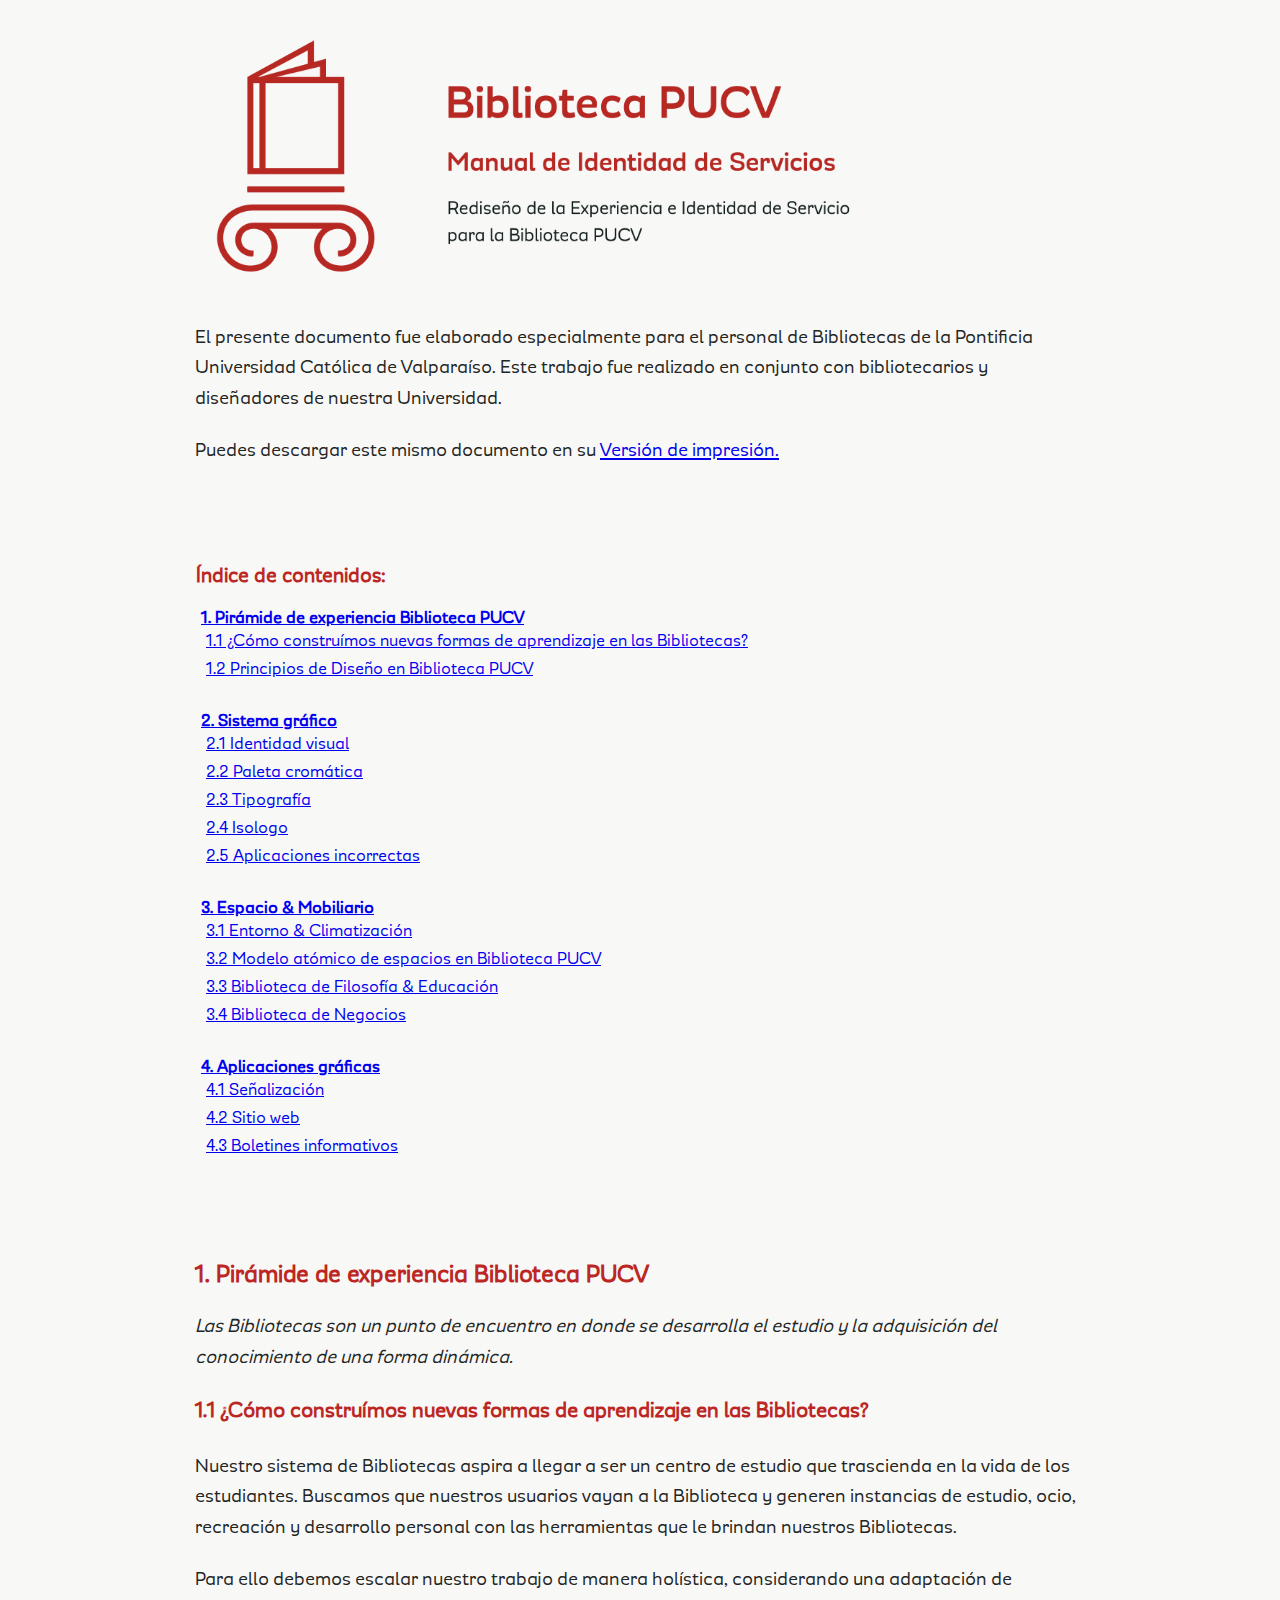
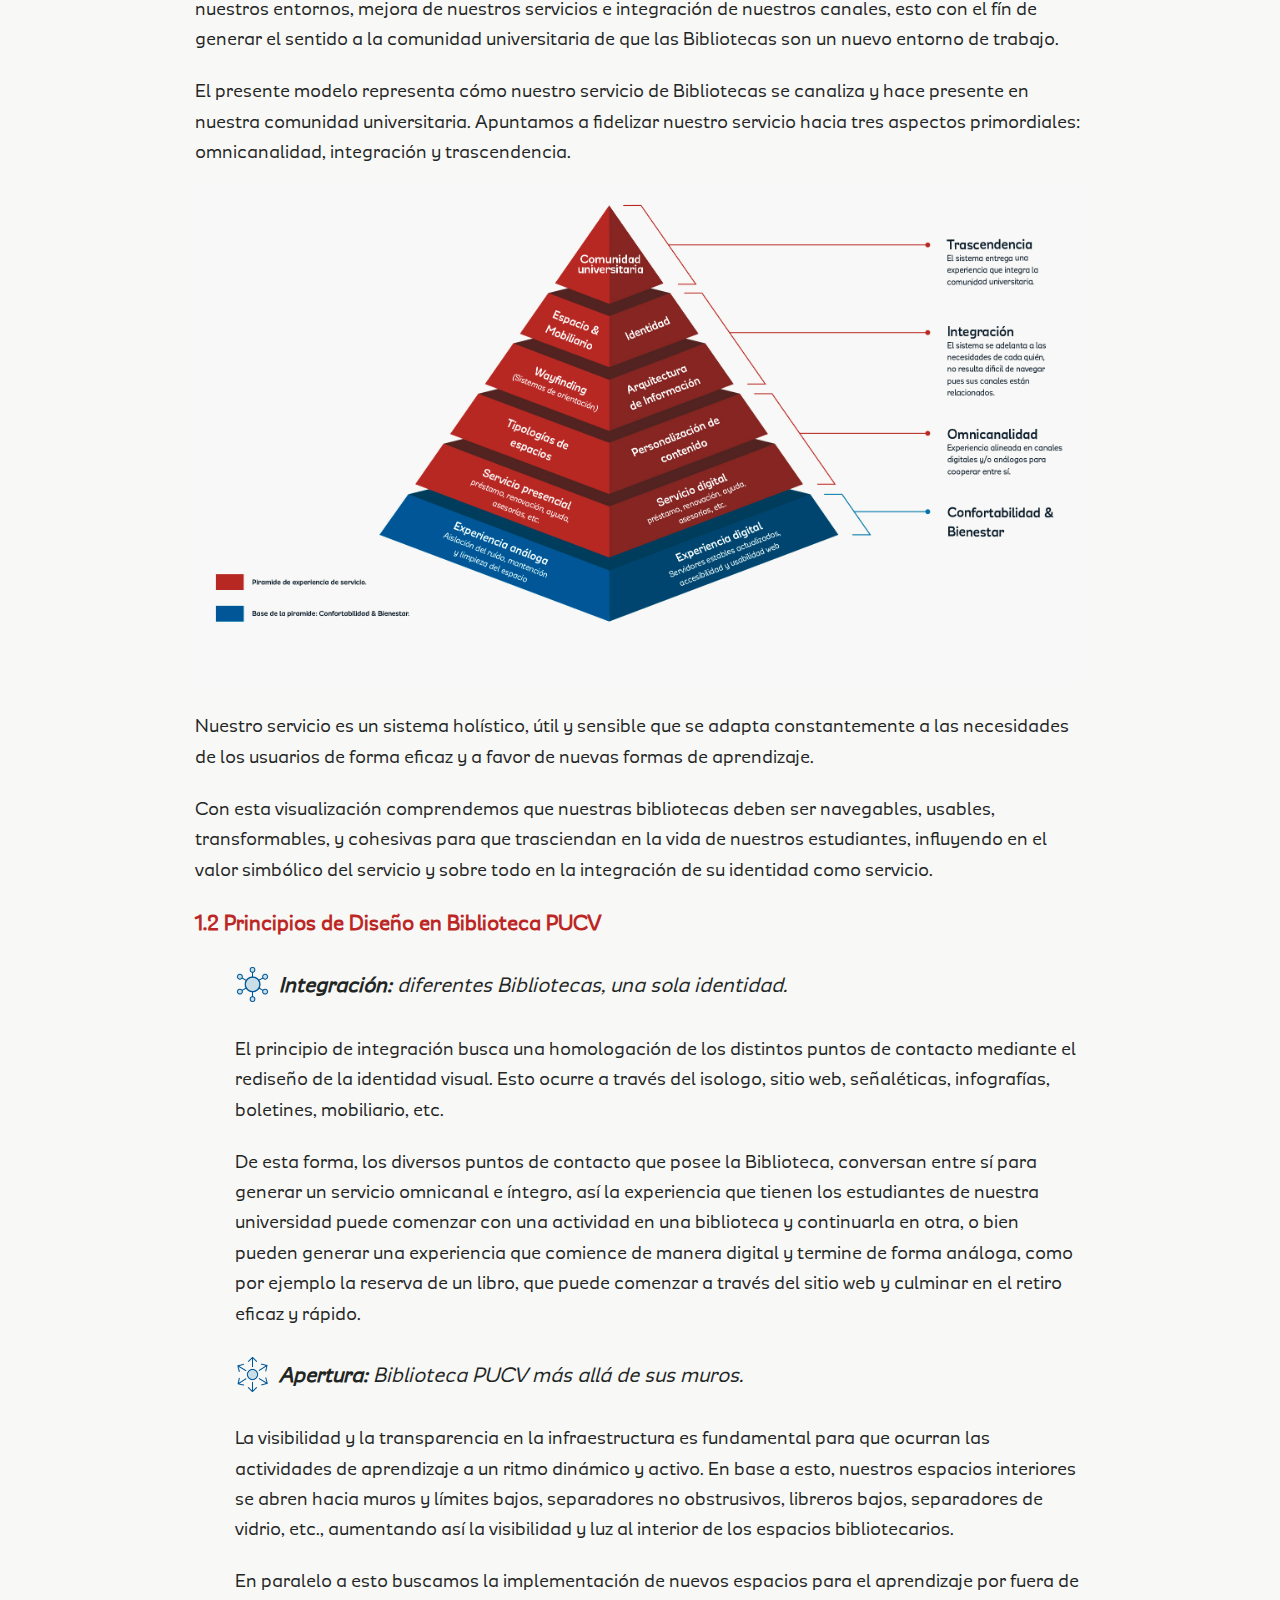
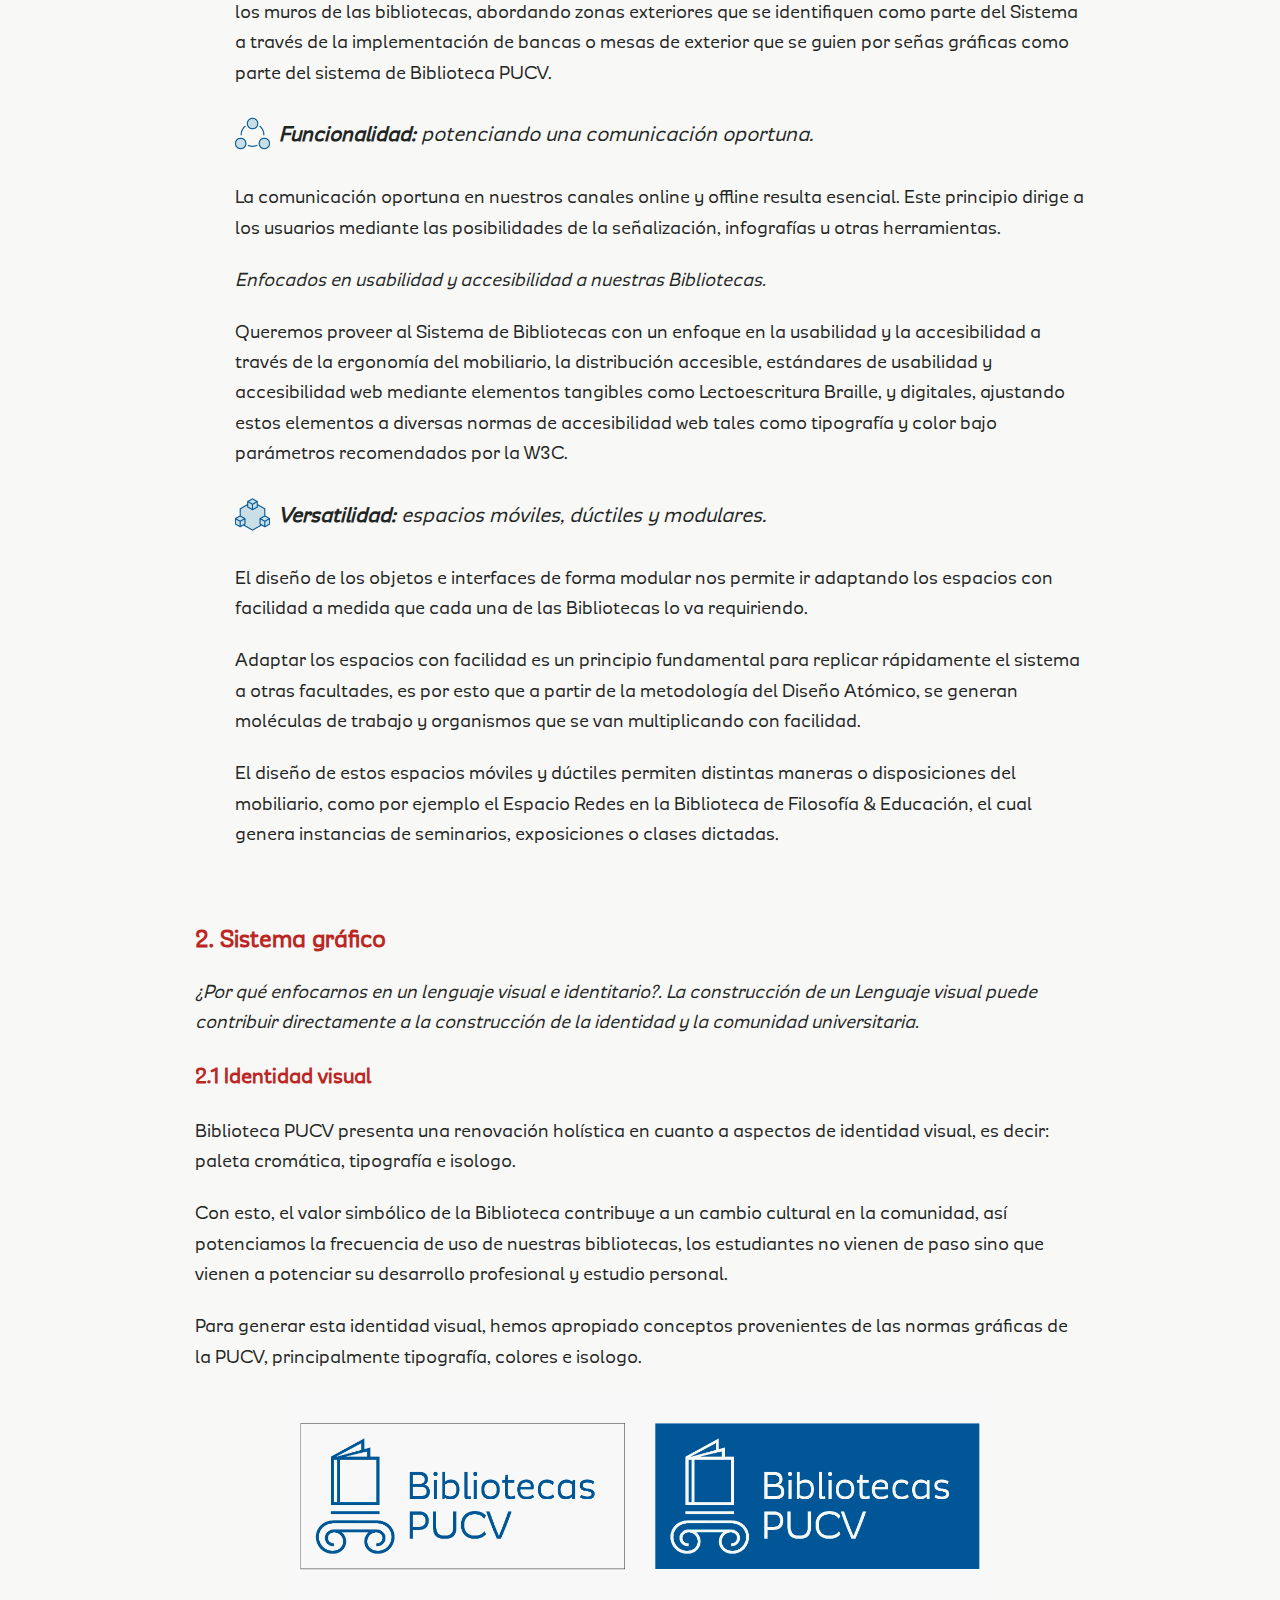
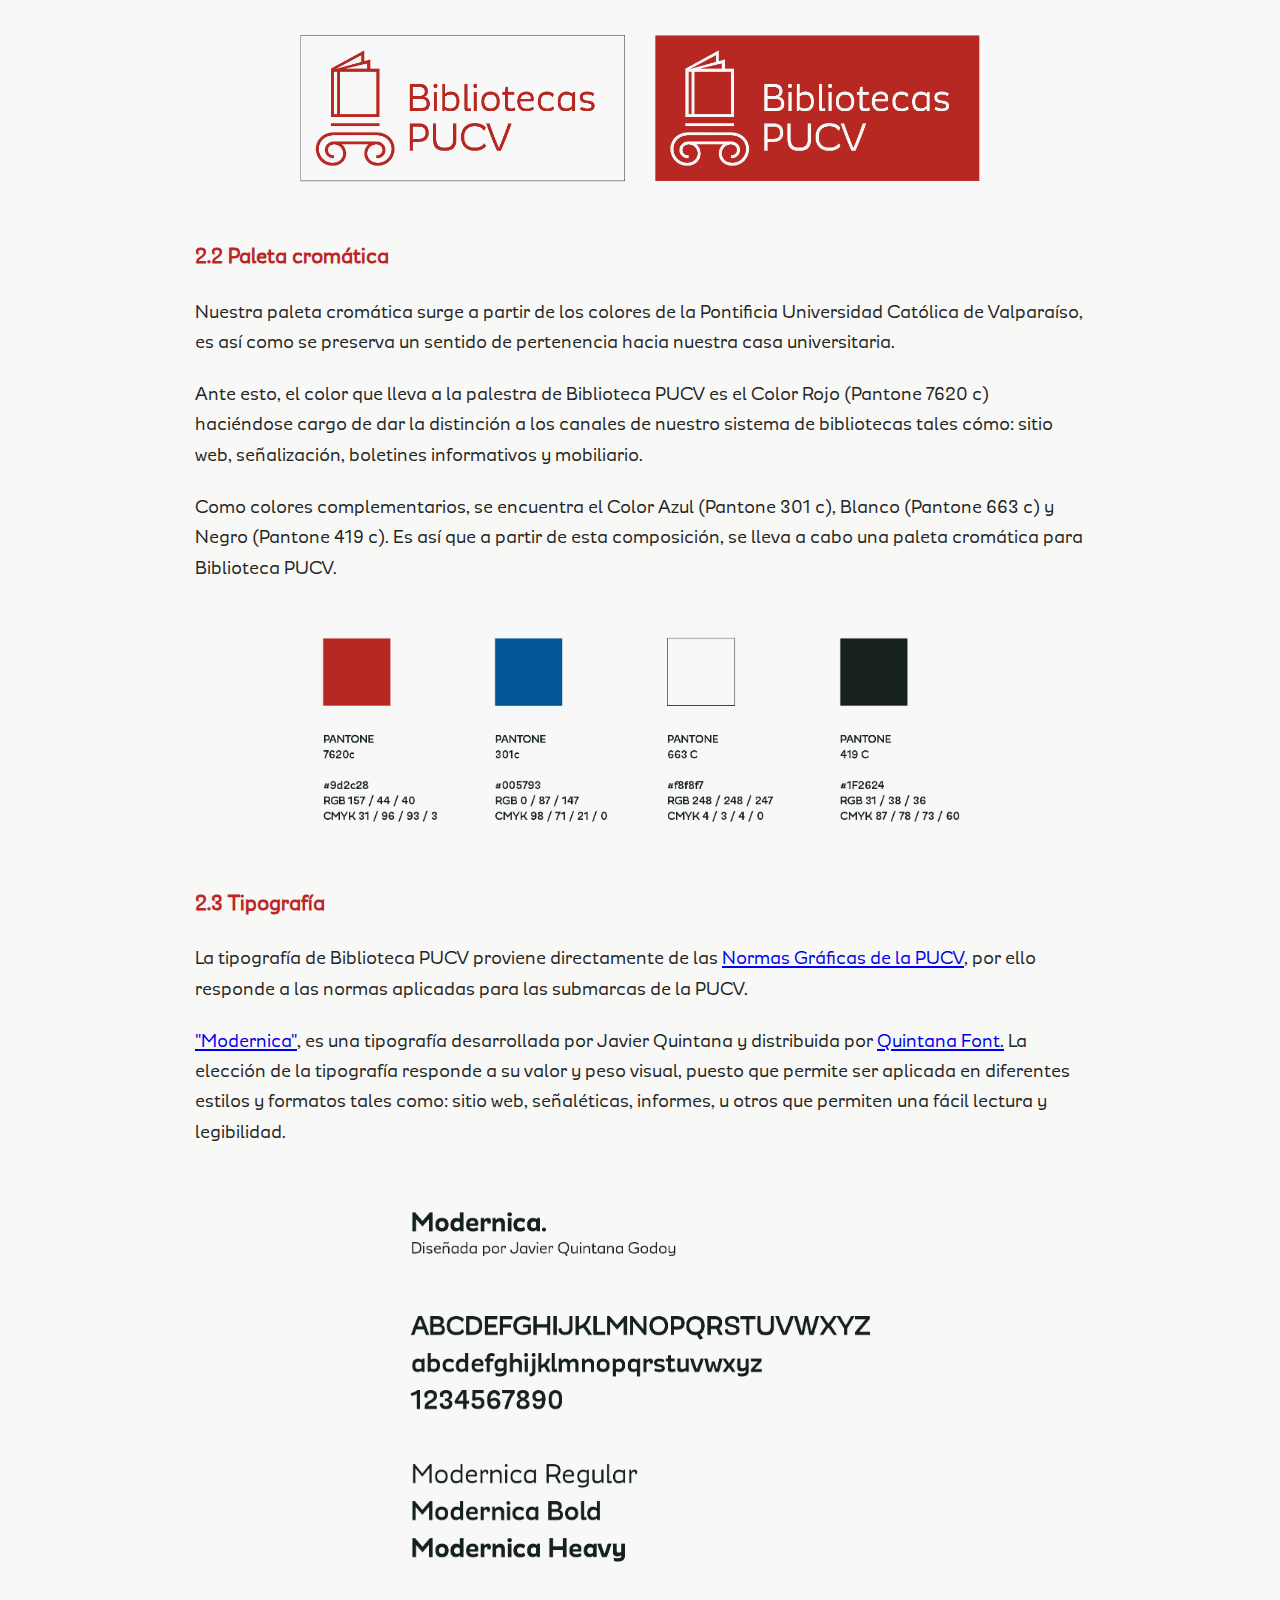
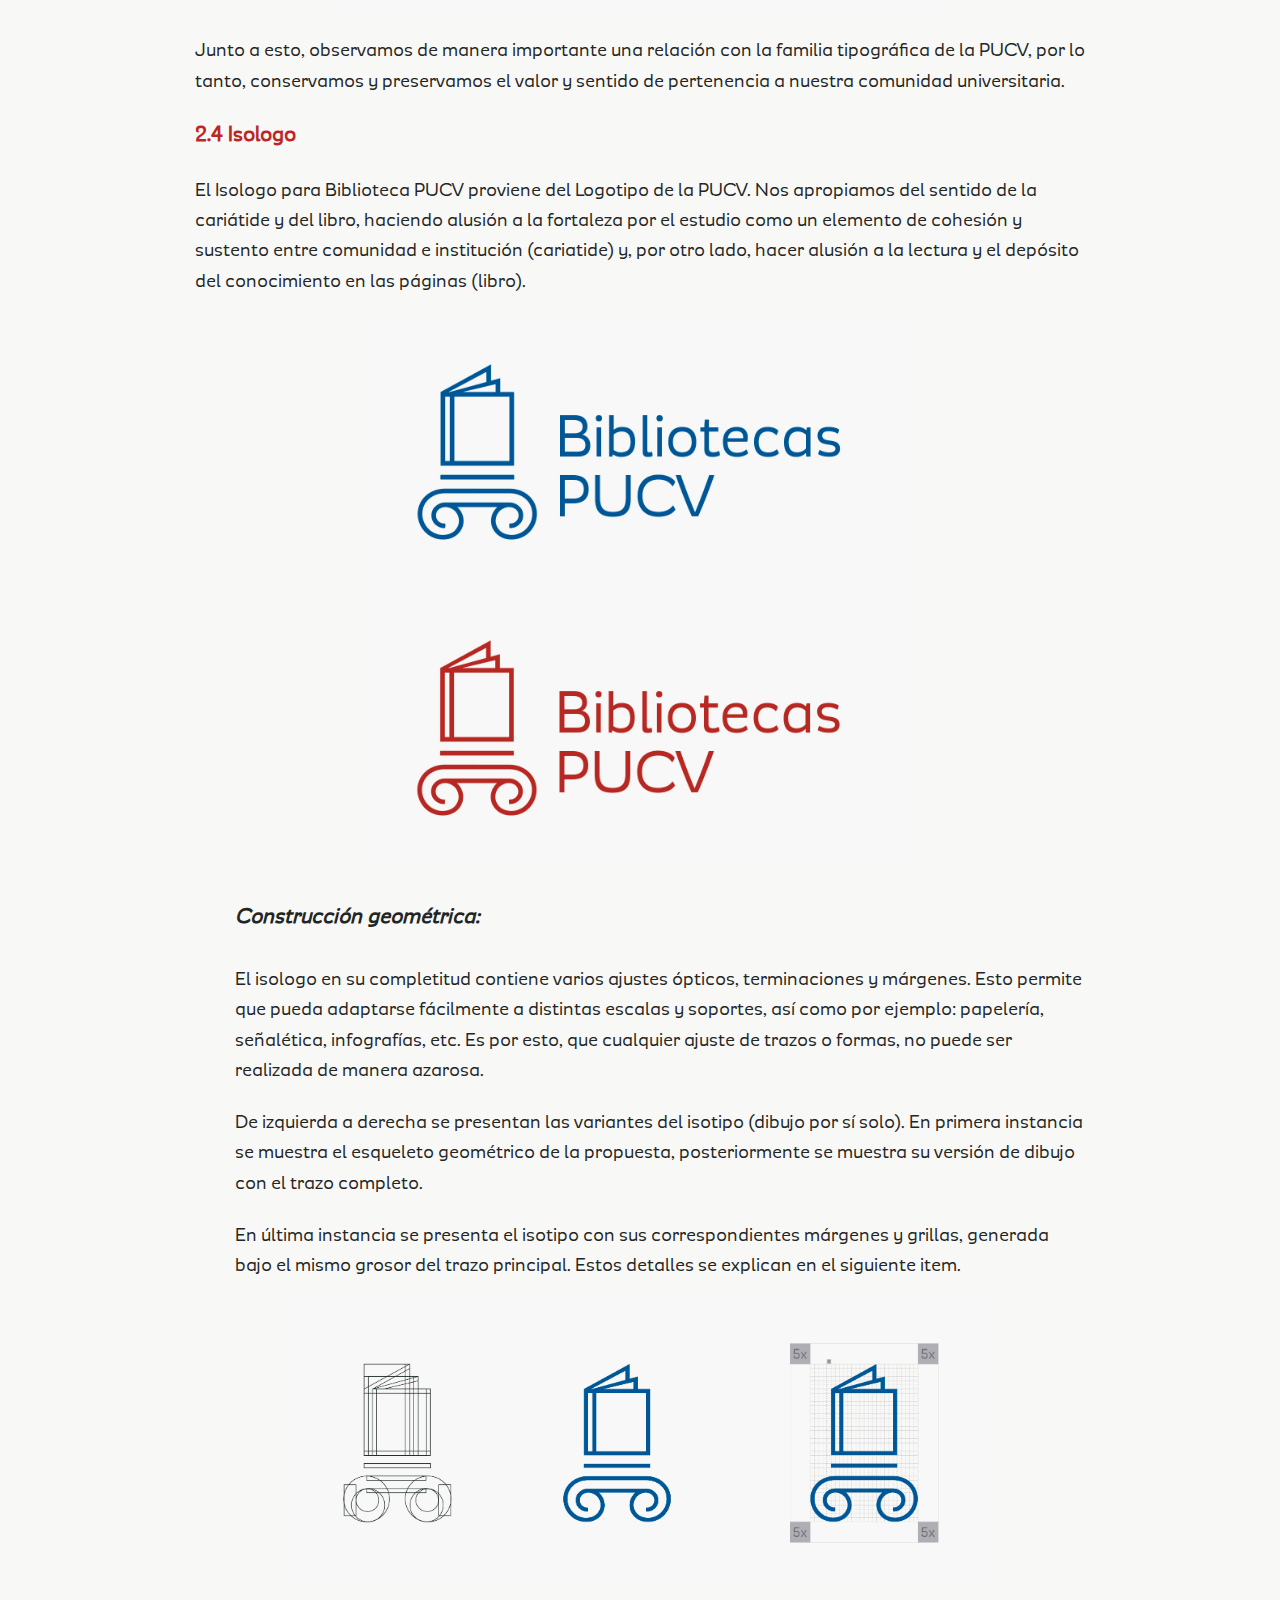
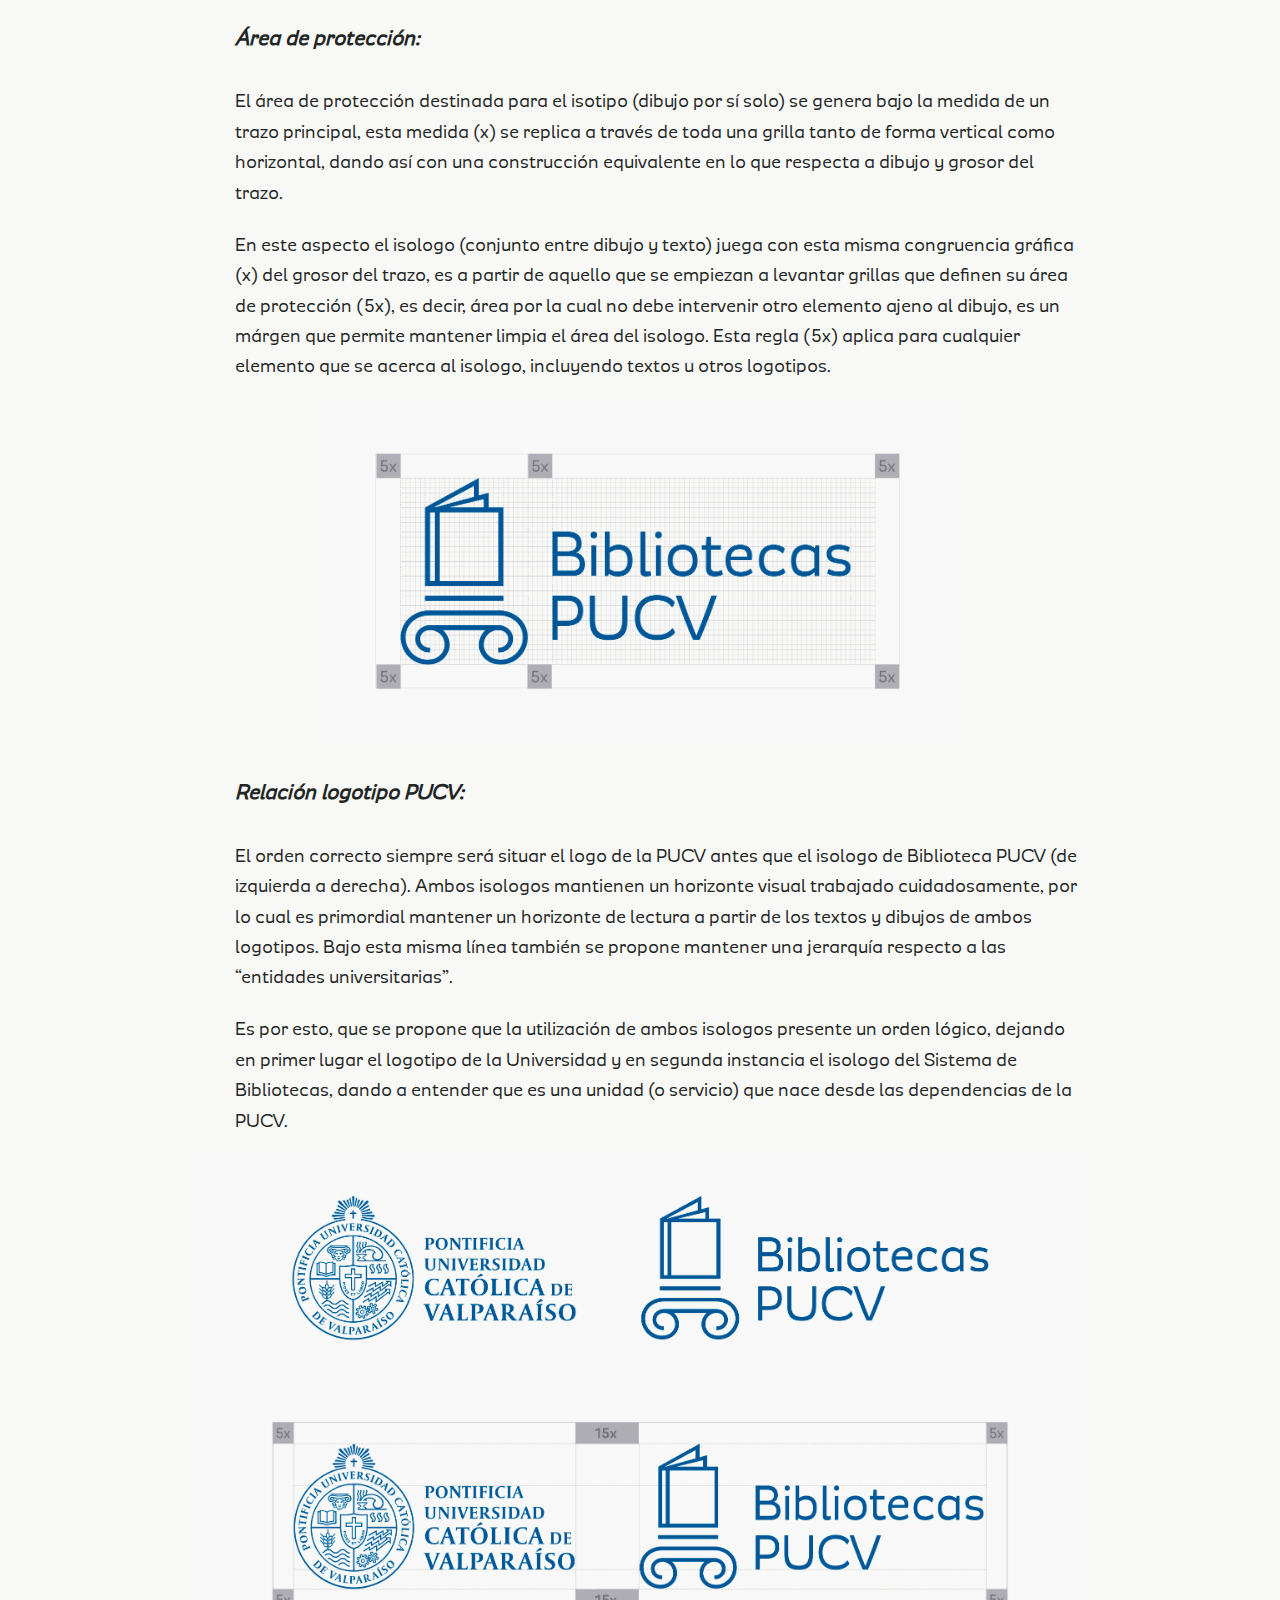
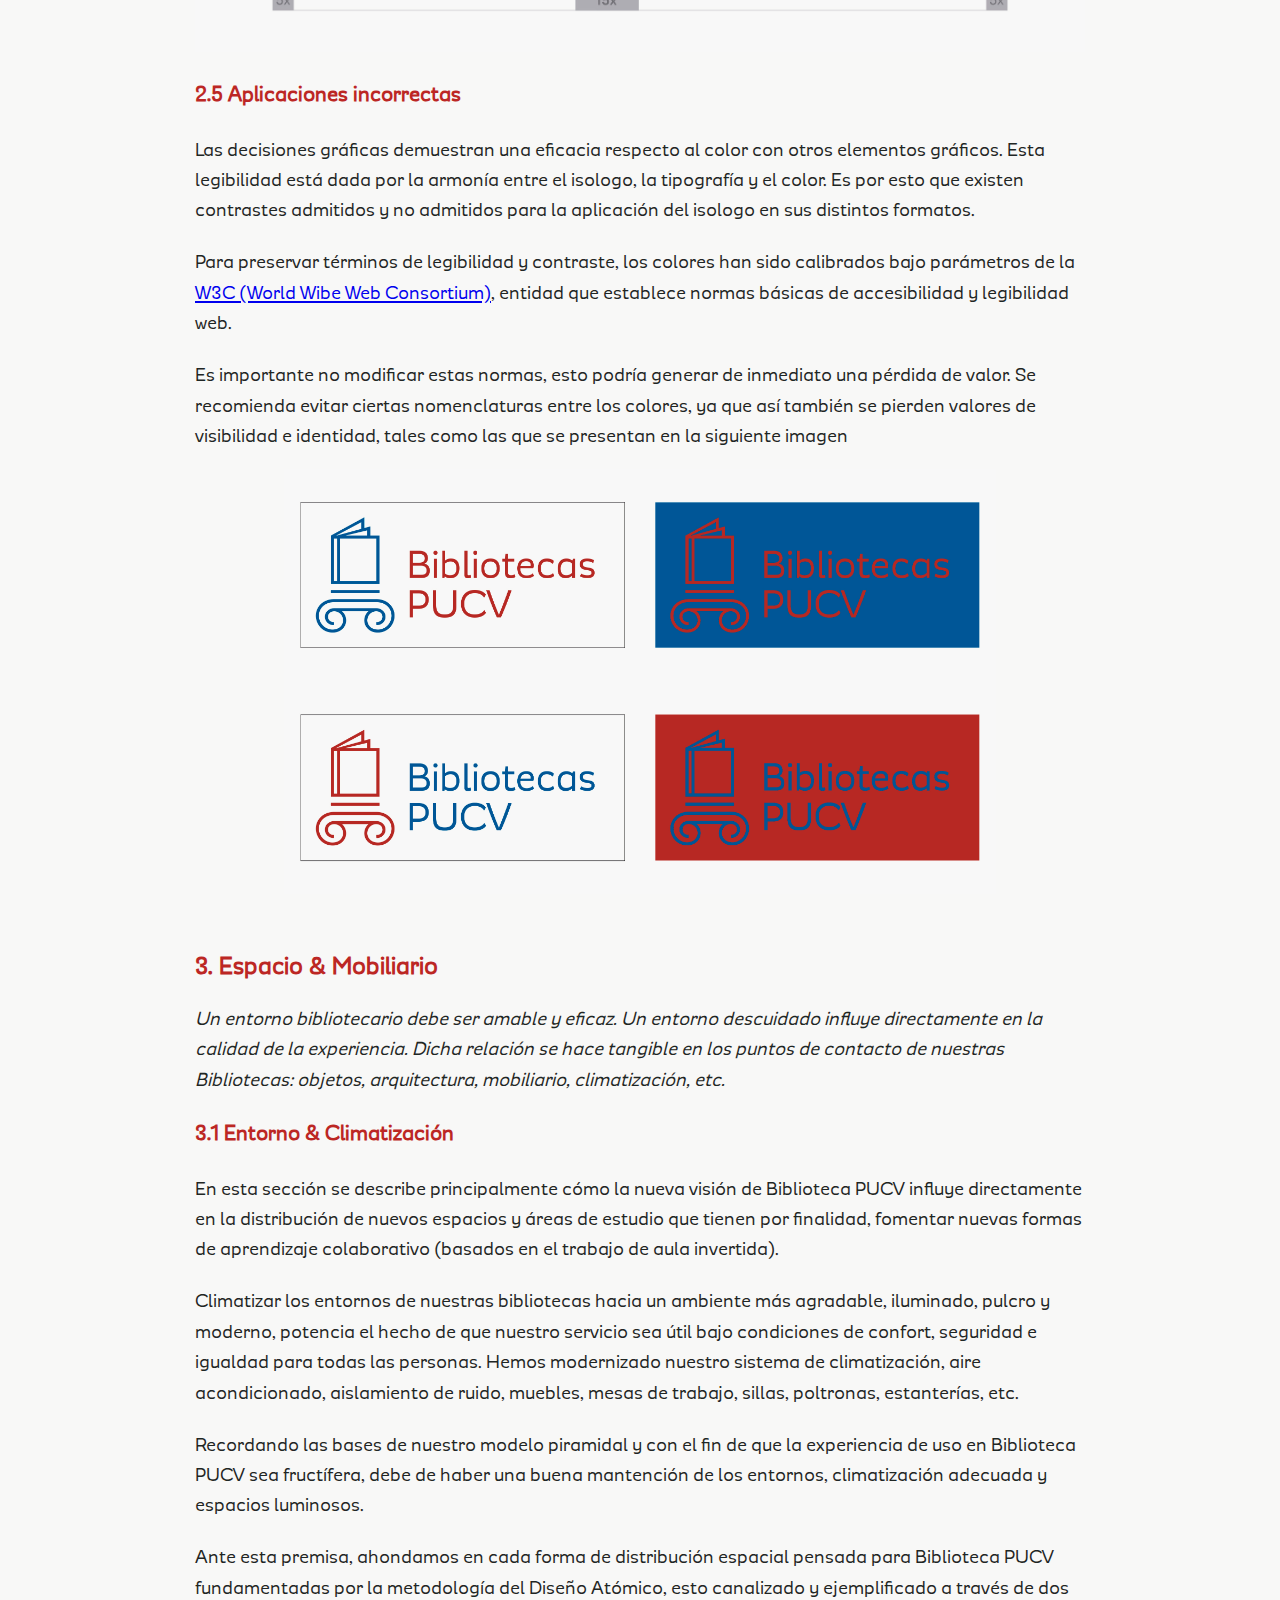
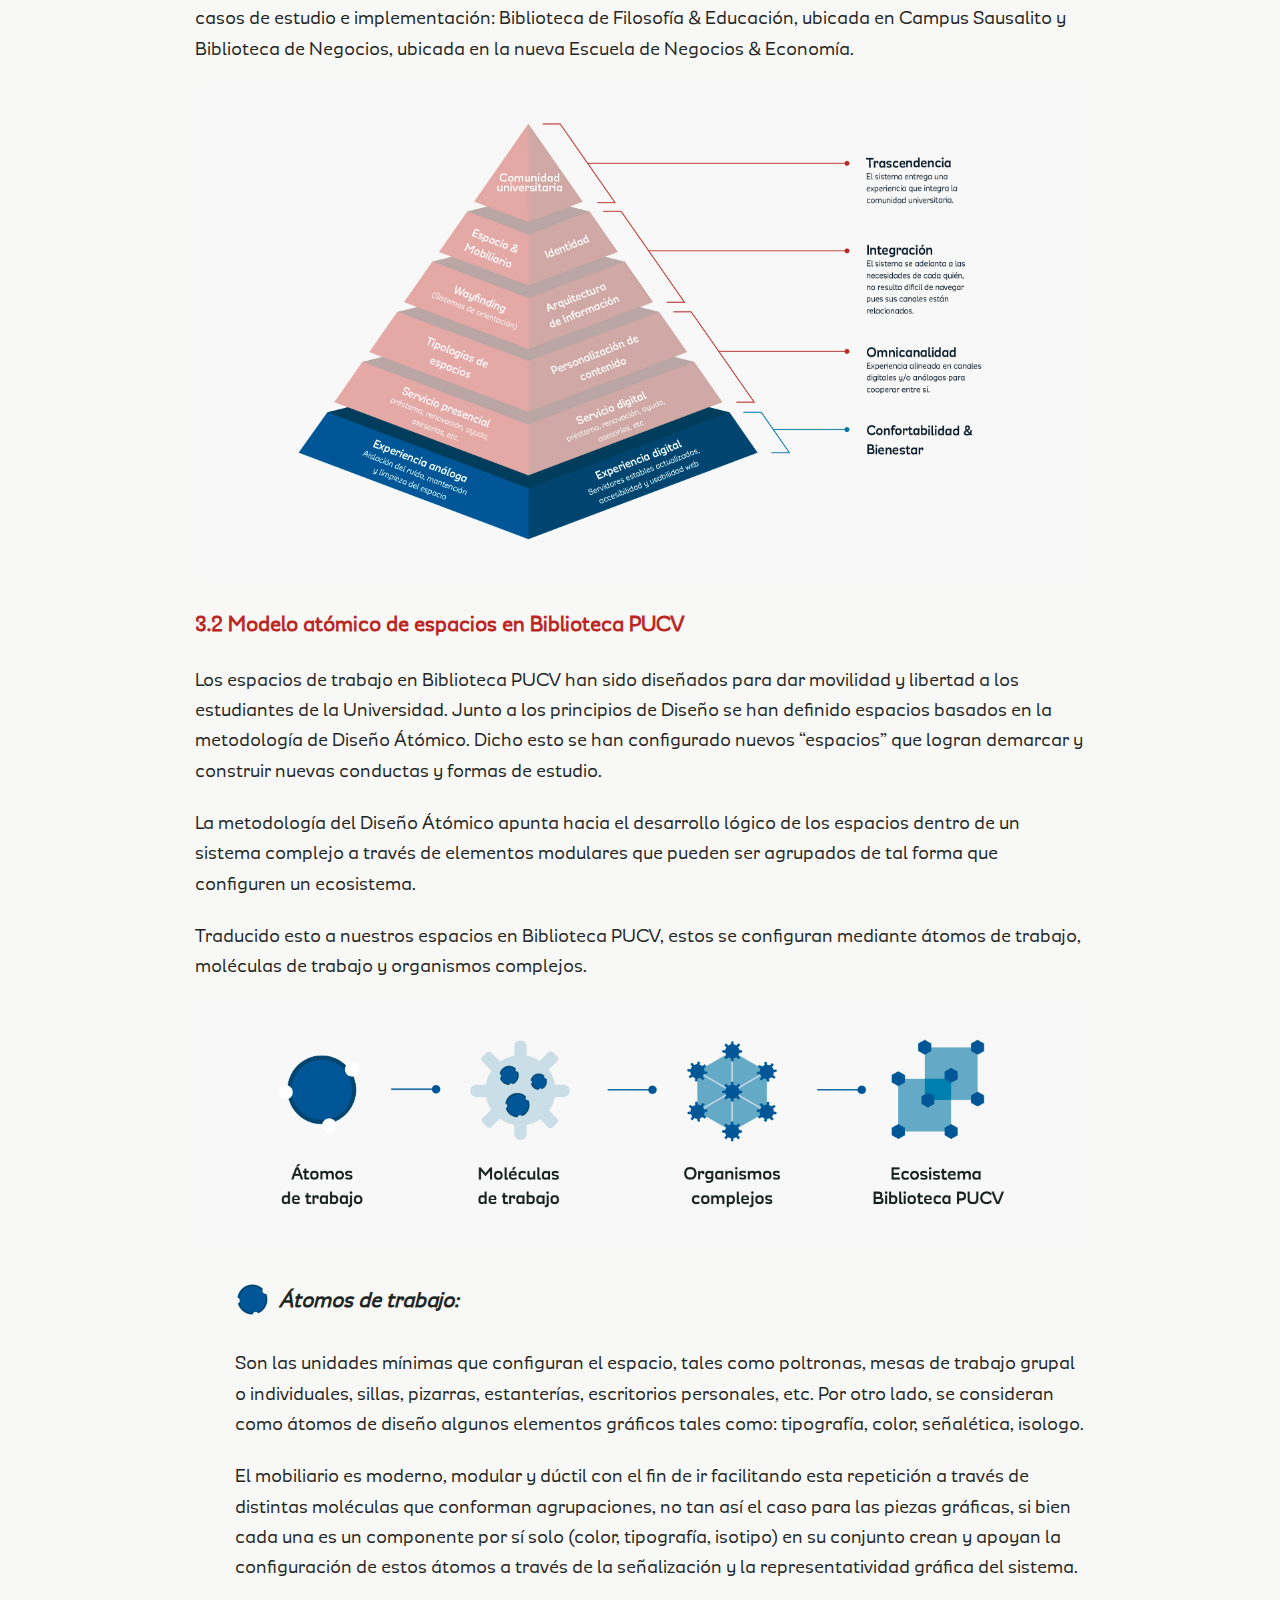
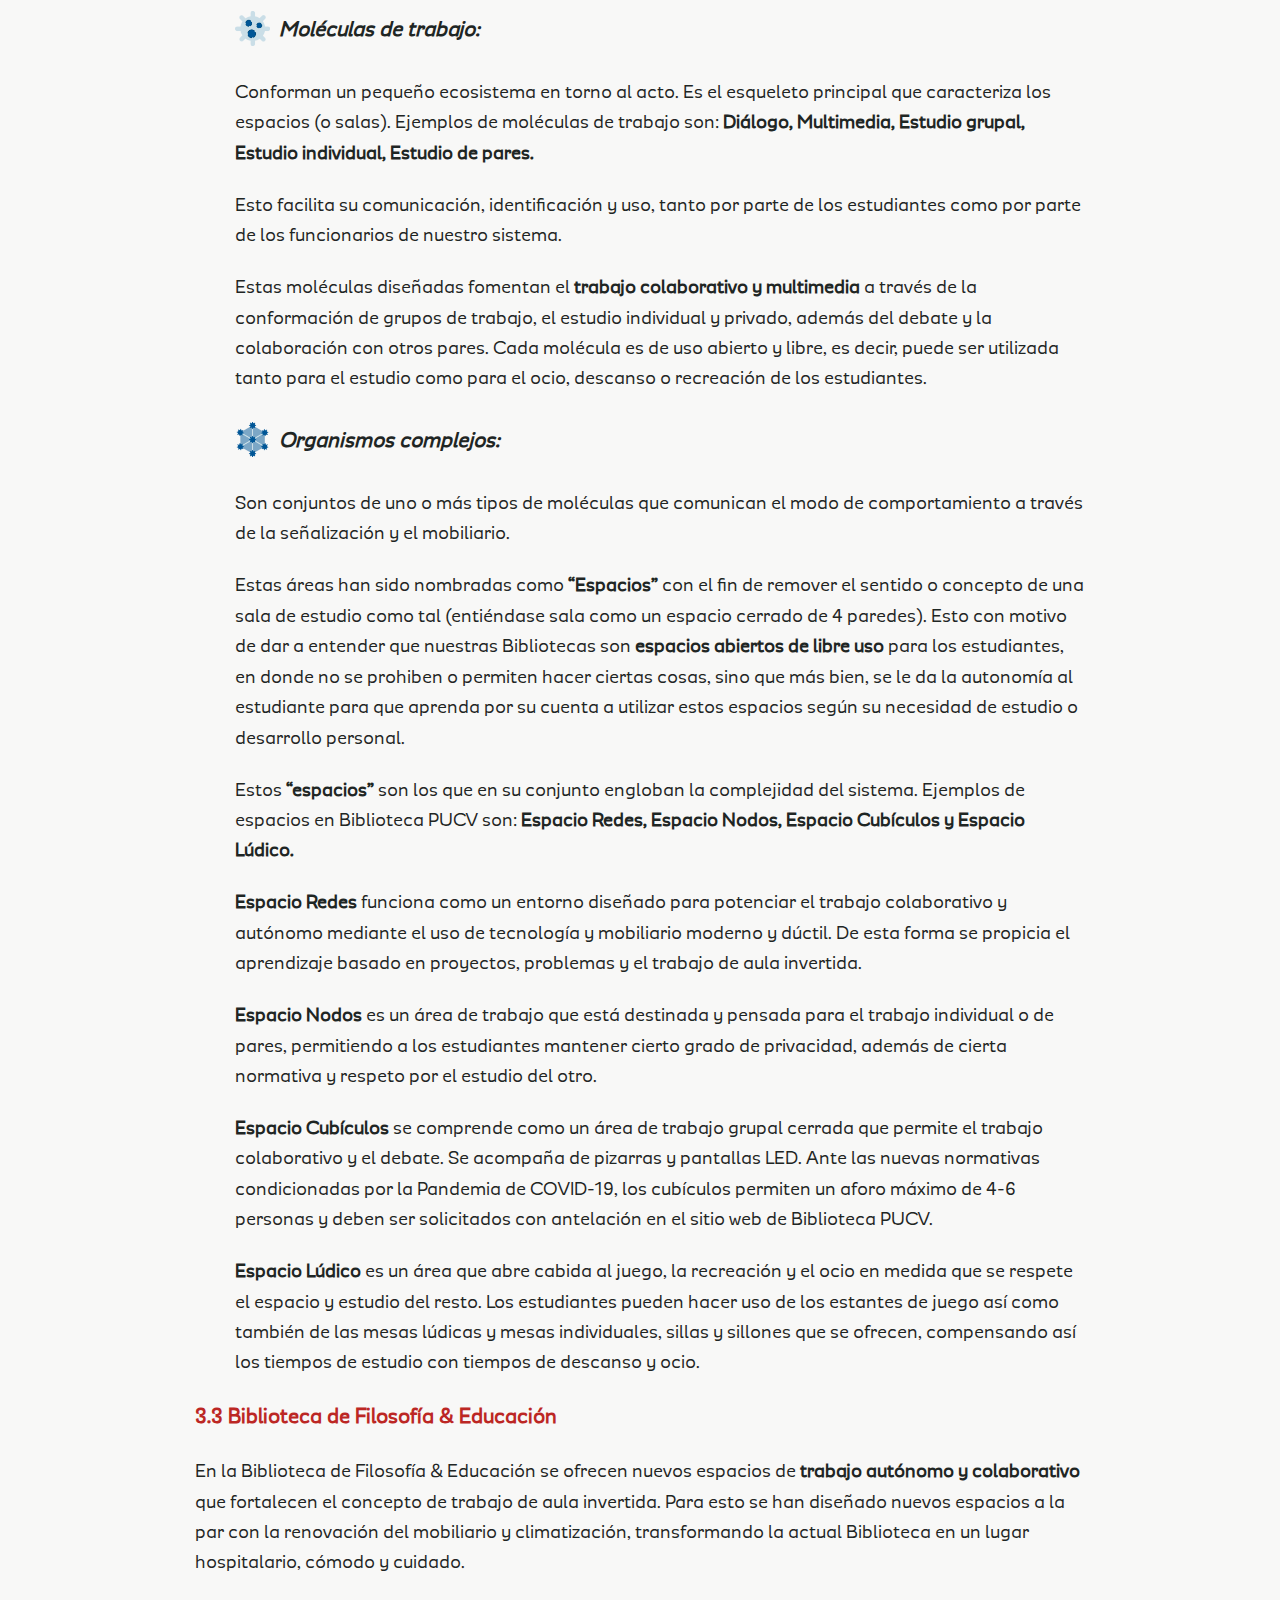
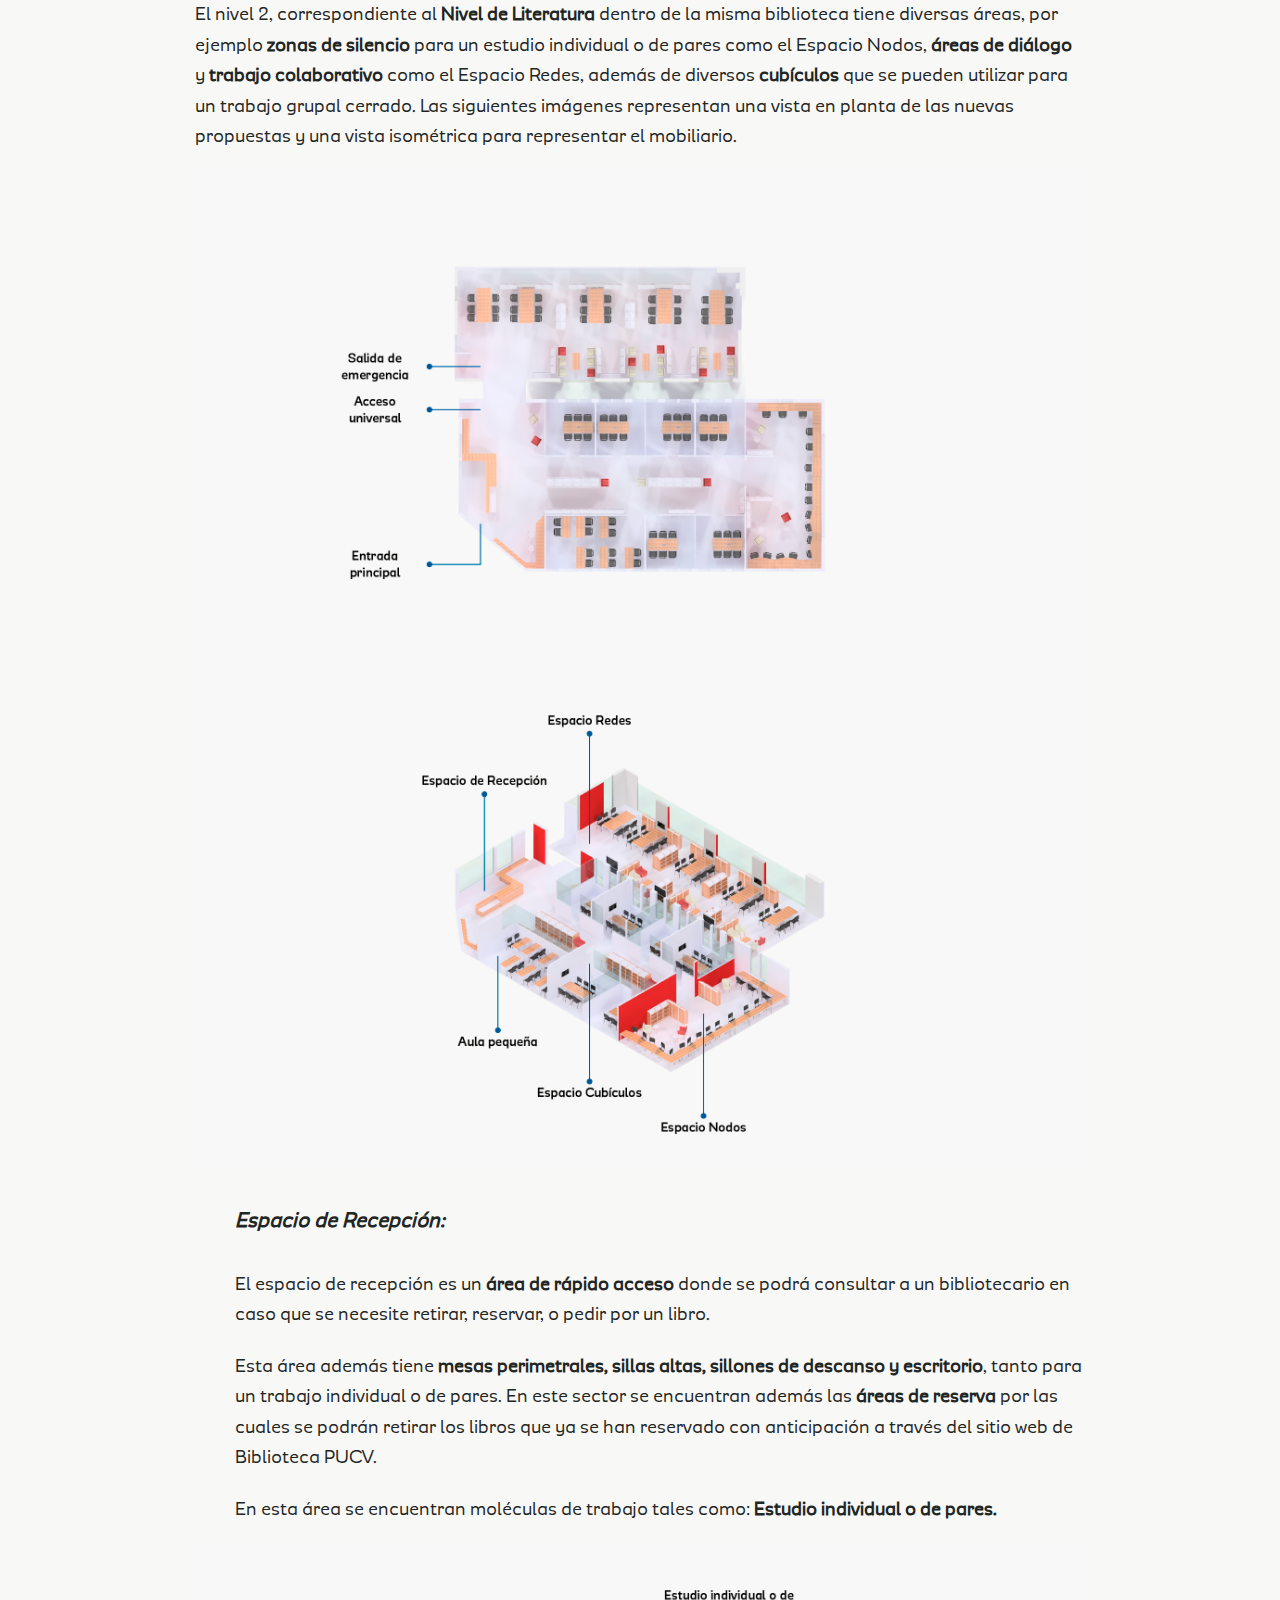
<file: index.html>
<!DOCTYPE html>
<html lang="en">
<head>
    <meta charset="UTF-8">
    <meta http-equiv="X-UA-Compatible" content="IE=edge">
    <meta name="viewport" content="width=device-width, initial-scale=1.0">
    <link rel="stylesheet" href="css/style.css">
    <title>Manual de Identidad de Servicios Biblioteca PUCV</title>
    <style>
        @font-face {
            font-family: "Modernica";
            src: url("css/Modernica.otf");
        }
        </style>

    <img src="img/Header.png" class="portadabiblioteca">    
</head>
<body>
<h1></h1>
<p>El presente documento fue elaborado especialmente para el personal de Bibliotecas de la Pontificia Universidad Católica de Valparaíso. Este trabajo fue realizado en conjunto con bibliotecarios y diseñadores de nuestra Universidad.</p>
<p>Puedes descargar este mismo documento en su <a href="doc/Manual de Identidad de Servicios - Biblioteca PUCV 2021.pdf" download="Manual de Identidad de Servicios - Biblioteca PUCV 2021" target="_blank">Versión de impresión.</a></p>
<br></br>
<div class="idc-box">
    <h2 class="idc-titulo"><strong>Índice de contenidos:</strong></h2>
    <ul class= "idc-lista>"
    <li><a href="#Pirámide_de_experiencia_Biblioteca_PUCV"><strong>1. Pirámide de experiencia Biblioteca PUCV</strong></a>
    <li><a href="#¿Cómo_construímos_nuevas_formas_de_aprendizaje_en_las_Bibliotecas?">1.1 ¿Cómo construímos nuevas formas de aprendizaje en las Bibliotecas?</a></li>
    <li><a href="#Principios_de_Diseño_en_Biblioteca_PUCV">1.2 Principios de Diseño en Biblioteca PUCV</a></li>
    </ul>
    <ul class= "idc-lista>"
    <li><a href="#Sistema_gráfico"><strong>2. Sistema gráfico</strong></a>
    <li><a href="#Identidad_visual">2.1 Identidad visual</a></li>
    <li><a href="#Paleta_cromática">2.2 Paleta cromática</a></li>
    <li><a href="#Tipografía_">2.3 Tipografía</a></li>
    <li><a href="#Isologo_">2.4 Isologo</a></li>
    <li><a href="#Aplicaciones_incorrectas">2.5 Aplicaciones incorrectas</a></li>
    </ul>
    <ul class= "idc-lista>"
    <li><a href="#Espacio_&_Mobliario"><strong>3. Espacio & Mobiliario</strong></a>  
    <li><a href="#Entorno_&_Climatización">3.1 Entorno & Climatización</a></li>
    <li><a href="#Modelo_atómico_de_espacios_en_Biblioteca_PUCV">3.2 Modelo atómico de espacios en Biblioteca PUCV</a></li>
    <li><a href="#Biblioteca_de_Filosofía_&_Educación">3.3 Biblioteca de Filosofía & Educación</a></li>
    <li><a href="#Biblioteca_de_Negocios">3.4 Biblioteca de Negocios</a></li>
    </ul>
    <ul class= "idc-lista>"
    <li><a href="#Aplicaciones_gráficas"><strong>4. Aplicaciones gráficas</strong></a>
    <li><a href="#Señalización_">4.1 Señalización</a></li>
    <li><a href="#Sitio_web">4.2 Sitio web</a></li>
    <li><a href="#Boletines_informativos">4.3 Boletines informativos</a></li>
    </ul>
</div>
<br>
<h2 id="Pirámide_de_experiencia_Biblioteca_PUCV">1. Pirámide de experiencia Biblioteca PUCV</h2>  
<p><i>Las Bibliotecas son un punto de encuentro en donde se desarrolla el estudio y la adquisición del conocimiento de una forma dinámica.</i></p>
<h3 id="¿Cómo_construímos_nuevas_formas_de_aprendizaje_en_las_Bibliotecas?">1.1 ¿Cómo construímos nuevas formas de aprendizaje en las Bibliotecas?</h3>
<p>Nuestro sistema de Bibliotecas aspira a llegar a ser un <strong>centro de estudio</strong> que trascienda en la vida de los estudiantes. Buscamos que nuestros usuarios vayan a la Biblioteca y generen instancias de estudio, ocio, recreación y desarrollo personal con las herramientas que le brindan nuestros Bibliotecas.</p>
<p>Para ello debemos escalar nuestro trabajo de manera <strong>holística</strong>, considerando una <strong>adaptación</strong> de nuestros entornos, <strong>mejora</strong> de nuestros servicios e <strong>integración</strong> de nuestros canales, esto con el fín de generar el sentido a la comunidad universitaria de que las Bibliotecas son un nuevo entorno de trabajo.</p>
<p>El presente modelo representa cómo nuestro servicio de Bibliotecas se canaliza y hace presente en nuestra comunidad universitaria. Apuntamos a fidelizar nuestro servicio hacia tres aspectos primordiales: <strong>omnicanalidad, integración y trascendencia.</strong></p>
<img src="img/Pirámide de experiencia Bibliotecas PUCV.jpg">
<p>Nuestro servicio es un <strong>sistema holístico, útil y sensible</strong> que se adapta constantemente a las necesidades de los usuarios de forma eficaz y a favor de nuevas formas de aprendizaje.</p>
<p>Con esta visualización comprendemos que nuestras bibliotecas deben ser <strong>navegables, usables, transformables, y cohesivas</strong> para que trasciendan en la vida de nuestros estudiantes, influyendo en el valor simbólico del servicio y sobre todo en la integración de su identidad como servicio.</p>

<h3 id="Principios_de_Diseño_en_Biblioteca_PUCV">1.2 Principios de Diseño en Biblioteca PUCV</h3>
<ul><li><h4><i><img src="img/Principio de Diseño Integración.png" class="integración-biblioteca"><b>Integración:</b> diferentes Bibliotecas, una sola identidad.</i></h4>
<p>El principio de integración busca una <strong>homologación</strong> de los distintos puntos de contacto mediante el rediseño de la identidad visual. Esto ocurre a través del isologo, sitio web, señaléticas, infografías, boletines, mobiliario, etc.</p>
<p>De esta forma, los diversos <strong>puntos de contacto</strong> que posee la Biblioteca, conversan entre sí para generar un <strong>servicio omnicanal e íntegro</strong>, así la experiencia que tienen los estudiantes de nuestra universidad puede comenzar con una actividad en una biblioteca y continuarla en otra, o bien pueden generar una experiencia que comience de manera digital y termine de forma análoga, como por ejemplo la reserva de un libro, que puede comenzar a través del sitio web y culminar en el retiro eficaz y rápido.</p></ul></li>

<ul><li><h4><i><img src="img/Principio de Diseño Apertura.png" class="apertura-biblioteca"><b>Apertura:</b> Biblioteca PUCV más allá de sus muros.</i></h4>
<p>La <strong>visibilidad</strong> y la <strong>transparencia</strong> en la infraestructura es fundamental para que ocurran las actividades de aprendizaje a un ritmo <strong>dinámico y activo.</strong> En base a esto, nuestros espacios interiores se abren hacia muros y límites bajos, separadores no obstrusivos, libreros bajos, separadores de vidrio, etc., aumentando así la visibilidad y luz al interior de los espacios bibliotecarios.</p>
<p>En paralelo a esto buscamos la implementación de nuevos espacios para el aprendizaje por fuera de los muros de las bibliotecas, abordando <strong>zonas exteriores</strong> que se identifiquen como parte del Sistema a través de la implementación de bancas o mesas de exterior que se guien por señas gráficas como parte del sistema de Biblioteca PUCV.</p></ul></li>

<ul><li><h4><i><img src="img/Principio de Diseño Funcionalidad.png" class="funcionalidad-biblioteca"><b>Funcionalidad:</b> potenciando una comunicación oportuna.</i></h4>
<p>La <strong>comunicación oportuna</strong> en nuestros canales online y offline resulta esencial. Este principio dirige a los usuarios mediante las posibilidades de la señalización, infografías u otras herramientas.</p>
<p><em>Enfocados en usabilidad y accesibilidad a nuestras Bibliotecas.</em></p>
<p>Queremos proveer al Sistema de Bibliotecas con un enfoque en la <strong>usabilidad y la accesibilidad</strong> a través de la ergonomía del mobiliario, la distribución accesible, <strong>estándares de usabilidad y accesibilidad web</strong> mediante elementos tangibles como <strong>Lectoescritura Braille</strong>, y digitales, ajustando estos elementos a diversas normas de accesibilidad web tales como tipografía y color bajo parámetros recomendados por la <strong>W3C.</strong></p></ul></li>

<ul><li><h4><i><img src="img/Principio de Diseño Versatilidad.png" class="versatilidad-biblioteca"><b>Versatilidad:</b> espacios móviles, dúctiles y modulares.</i></h4>
<p>El diseño de los objetos e interfaces de forma <strong>modular</strong> nos permite ir adaptando los espacios con facilidad a medida que cada una de las Bibliotecas lo va requiriendo.</p>
<p><strong>Adaptar los espacios con facilidad</strong> es un principio fundamental para replicar rápidamente el sistema a otras facultades, es por esto que a partir de la metodología del Diseño Atómico, se generan moléculas de trabajo y organismos que se van multiplicando con facilidad.</p>
<p>El diseño de estos espacios móviles y dúctiles permiten distintas maneras o disposiciones del mobiliario, como por ejemplo el <strong>Espacio Redes</strong> en la Biblioteca de Filosofía & Educación, el cual genera instancias de <strong>seminarios, exposiciones o clases dictadas.</strong></p></li></ul>

<br>
<h2 id="Sistema_gráfico">2. Sistema gráfico</h2>  
<p><i>¿Por qué enfocarnos en un lenguaje visual e identitario?. La construcción de un Lenguaje visual puede contribuir directamente a la construcción de la identidad y la comunidad universitaria.</i></p>
<h3 id="Identidad_visual">2.1 Identidad visual</h3>
<p>Biblioteca PUCV presenta una <strong>renovación holística</strong> en cuanto a aspectos de identidad visual, es decir: paleta cromática, tipografía e isologo.</p>
<p>Con esto, el valor simbólico de la Biblioteca contribuye a un cambio cultural en la comunidad, así potenciamos la frecuencia de uso de nuestras bibliotecas, los estudiantes no vienen de paso sino que vienen a potenciar su desarrollo profesional y estudio personal.</p>
<p>Para generar esta identidad visual, hemos apropiado conceptos provenientes de las normas gráficas de la PUCV, principalmente tipografía, colores e isologo.</p>
<img src="img/Isologo Bibliotecas PUCV Versión Azul.jpg" class="isologo-azul">
<img src="img/Isologo Bibliotecas PUCV Versión Roja.jpg" class="isologo-rojo">

<h3 id="Paleta_cromática">2.2 Paleta cromática</h3>
<p>Nuestra paleta cromática surge a partir de los colores de la Pontificia Universidad Católica de Valparaíso, es así como se preserva un sentido de <strong>pertenencia</strong> hacia nuestra casa universitaria.</p>
<p>Ante esto, el color que lleva a la palestra de Biblioteca PUCV es el <strong>Color Rojo</strong> (Pantone 7620 c) haciéndose cargo de dar la distinción a los canales de nuestro sistema de bibliotecas tales cómo: sitio web, señalización, boletines informativos y mobiliario.</p>
<p>Como colores complementarios, se encuentra el <strong>Color Azul</strong> (Pantone 301 c), <strong>Blanco</strong> (Pantone 663 c) y <strong>Negro</strong> (Pantone 419 c). Es así que a partir de esta composición, se lleva a cabo una paleta cromática para Biblioteca PUCV.</p>
<img src="img/Paleta cromática Bibliotecas PUCV.jpg" class="colores-biblioteca">

<h3 id="Tipografía_">2.3 Tipografía</h3>
<p>La tipografía de Biblioteca PUCV proviene directamente de las <a href="https://www.pucv.cl/uuaa/normas-graficas-pucv" target="_blank">Normas Gráficas de la PUCV</a>, por ello responde a las normas aplicadas para las submarcas de la PUCV.</p>
<p><a href="http://www.quintana-font.cl/content/1-typefaces/4-modernica/specimen-modernica.pdf" target="_blank"><b></b>"Modernica"</b></a>, es una tipografía desarrollada por <strong>Javier Quintana</strong> y distribuida por <a href="http://www.quintana-font.cl/" target="_blank">Quintana Font.</a> La elección de la tipografía responde a su valor y peso visual, puesto que permite ser aplicada en diferentes estilos y formatos tales como: sitio web, señaléticas, informes, u otros que permiten una fácil lectura y legibilidad.</p>
<img src="img/Tipografia Bibliotecas PUCV Modernica.jpg" class="tipografía-modernica">
<p>Junto a esto, observamos de manera importante una relación con la familia tipográfica de la PUCV, por lo tanto, conservamos y preservamos el valor y sentido de pertenencia a nuestra comunidad universitaria.</p>

<h3 id="Isologo_">2.4 Isologo</h3>
<p>El Isologo para Biblioteca PUCV proviene del Logotipo de la PUCV. Nos apropiamos del sentido de la cariátide y del libro, haciendo alusión a la <strong>fortaleza por el estudio</strong> como un elemento de cohesión y sustento entre <strong>comunidad e institución</strong> (cariatide) y, por otro lado, hacer alusión a la lectura y el depósito del conocimiento en las páginas (libro).</p>
<img src="img/Isologo Bibliotecas PUCV azul.jpg" class="isologo-completoazul">
<img src="img/Isologo Bibliotecas PUCV rojo.jpg" class="isologo-completorojo">

<ul><li><h4><i><b>Construcción geométrica:</b></i></h4>
<p>El isologo en su completitud contiene varios ajustes ópticos, terminaciones y márgenes. Esto permite que pueda <strong>adaptarse fácilmente</strong> a distintas escalas y soportes, así como por ejemplo: papelería, señalética, infografías, etc. Es por esto, que cualquier ajuste de trazos o formas, no puede ser realizada de manera azarosa.</p>
<p>De izquierda a derecha se presentan las variantes del <strong>isotipo</strong> (dibujo por sí solo). En primera instancia se muestra el esqueleto geométrico de la propuesta, posteriormente se muestra su versión de dibujo con el trazo completo.</p>
<p>En última instancia se presenta el isotipo con sus correspondientes márgenes y grillas, generada bajo el mismo grosor del trazo principal. Estos detalles se explican en el siguiente item.</p></li></ul>
<img src="img/Construcción geométrica Isologo Bibliotecas PUCV.jpg" class="esqueleto-isotipo">

<ul><li><h4><i><b>Área de protección:</i></b></h4>
<p>El área de protección destinada para el <strong>isotipo</strong> (dibujo por sí solo) se genera bajo la medida de un trazo principal, esta medida <strong>(x)</strong> se replica a través de toda una grilla tanto de forma vertical como horizontal, dando así con una construcción equivalente en lo que respecta a dibujo y grosor del trazo.</p>
<p>En este aspecto el <strong>isologo</strong> (conjunto entre dibujo y texto) juega con esta misma congruencia gráfica <strong>(x)</strong> del grosor del trazo, es a partir de aquello que se empiezan a levantar grillas que definen su área de protección <strong>(5x)</strong>, es decir, área por la cual no debe intervenir otro elemento ajeno al dibujo, es un márgen que permite mantener limpia el área del isologo. Esta regla (5x) aplica para cualquier elemento que se acerca al isologo, incluyendo textos u otros logotipos.</p></li></ul>
<img src="img/Área de protección Isologo Bibliotecas PUCV.jpg" class="logo-entero-medidas">

<ul><li><h4><i><b>Relación logotipo PUCV:</i></b></h4>
<p>El orden correcto siempre será situar el logo de la PUCV antes que el isologo de Biblioteca PUCV (de izquierda a derecha). Ambos isologos mantienen un <strong>horizonte visual</strong> trabajado cuidadosamente, por lo cual es primordial mantener un horizonte de lectura a partir de los textos y dibujos de ambos logotipos. Bajo esta misma línea también se propone mantener una jerarquía respecto a las <strong>“entidades universitarias”.</strong></p>
<p>Es por esto, que se propone que la utilización de ambos isologos presente un <strong>orden lógico</strong>, dejando en primer lugar el logotipo de la Universidad y en segunda instancia el isologo del Sistema de Bibliotecas, dando a entender que es una unidad (o servicio) que nace desde las dependencias de la PUCV.</p></li></ul>
<img src="img/Logotipo PUCV Isologo Bibliotecas PUCV.jpg" class="logotipo-pucv">
<img src="img/Logotipo PUCV Isologo Bibliotecas PUCV grilla.jpg" class="logotipo-pucvgrilla">

<h3 id="Aplicaciones_incorrectas">2.5 Aplicaciones incorrectas</h3>
<p>Las decisiones gráficas demuestran una eficacia respecto al color con otros elementos gráficos. Esta legibilidad está dada por la armonía entre el isologo, la tipografía y el color. Es por esto que existen contrastes <strong>admitidos</strong> y <strong>no admitidos</strong> para la aplicación del isologo en sus distintos formatos.</p>
<p>Para preservar términos de legibilidad y contraste, los colores han sido calibrados bajo parámetros de la <a href="https://www.w3.org/" target="_blank"><b>W3C (World Wibe Web Consortium)</b></a>, entidad que establece normas básicas de accesibilidad y legibilidad web.</p>
<p>Es importante <strong>no modificar</strong> estas normas, esto podría generar de inmediato una pérdida de valor. Se recomienda evitar ciertas nomenclaturas entre los colores, ya que así también se pierden valores de visibilidad e identidad, tales como las que se presentan en la siguiente imagen</p>
<img src="img/Isologo Bibliotecas PUCV Aplicación incorrecta 1.jpg" class="logotipo-norojo">
<img src="img/Isologo Bibliotecas PUCV Aplicación incorrecta 2.jpg" class="logotipo-noazul">

<br>
<h2 id="Espacio_&_Mobliario">3. Espacio & Mobiliario</h2> 
<p><i>Un entorno bibliotecario debe ser <strong>amable y eficaz.</strong> Un entorno descuidado influye directamente en la calidad de la experiencia. Dicha relación se hace tangible en los puntos de contacto de nuestras Bibliotecas: objetos, arquitectura, mobiliario, climatización, etc.</i></p>
<h3 id="Entorno_&_Climatización">3.1 Entorno & Climatización</h3>
<p>En esta sección se describe principalmente cómo la nueva visión de Biblioteca PUCV influye directamente en la <strong>distribución de nuevos espacios y áreas de estudio</strong> que tienen por finalidad, fomentar nuevas formas de aprendizaje colaborativo (basados en el trabajo de aula invertida).</p>
<p><strong>Climatizar los entornos</strong> de nuestras bibliotecas hacia un ambiente más agradable, iluminado, pulcro y moderno, potencia el hecho de que nuestro servicio sea útil bajo condiciones de confort, seguridad e igualdad para todas las personas. Hemos modernizado nuestro sistema de climatización, aire acondicionado, aislamiento de ruido, muebles, mesas de trabajo, sillas, poltronas, estanterías, etc.</p>
<p>Recordando las bases de nuestro modelo piramidal y con el fin de que la experiencia de uso en Biblioteca PUCV sea fructífera, debe de haber una buena mantención de los entornos, climatización adecuada y espacios luminosos.</p>
<p>Ante esta premisa, ahondamos en cada forma de distribución espacial pensada para Biblioteca PUCV fundamentadas por la metodología del <strong>Diseño Atómico</strong>, esto canalizado y ejemplificado a través de dos casos de estudio e implementación: <strong>Biblioteca de Filosofía & Educación</strong>, ubicada en Campus Sausalito y <strong>Biblioteca de Negocios</strong>, ubicada en la nueva Escuela de Negocios & Economía.</p>
<img src="img/Base Pirámide de experiencia Bibliotecas PUCV.jpg">

<h3 id="Modelo_atómico_de_espacios_en_Biblioteca_PUCV">3.2 Modelo atómico de espacios en Biblioteca PUCV</h3>
<p>Los espacios de trabajo en Biblioteca PUCV han sido diseñados para dar movilidad y libertad a los estudiantes de la Universidad. Junto a los principios de Diseño se han definido espacios basados en la metodología de <strong>Diseño Átómico.</strong> Dicho esto se han configurado nuevos <strong>“espacios”</strong> que logran demarcar y construir nuevas conductas y formas de estudio.</p>
<p>La metodología del Diseño Átómico apunta hacia el desarrollo lógico de los espacios dentro de un sistema complejo a través de <strong>elementos modulares</strong> que pueden ser agrupados de tal forma que configuren un ecosistema.</p>
<p>Traducido esto a nuestros espacios en Biblioteca PUCV, estos se configuran mediante <strong>átomos de trabajo, moléculas de trabajo y organismos complejos.</strong></p>

<img src="img/Modelo Diseño Atómico  Biblioteca PUCV.jpg" class="modelo-atomico">

<ul><li><h4><i><b>Átomos de trabajo:</b></i><img src="img/Átomo Biblioteca PUCV.png" class="atomo-biblioteca"></h4>
<p>Son las <strong>unidades mínimas</strong> que configuran el espacio, tales como poltronas, mesas de trabajo grupal o individuales, sillas, pizarras, estanterías, escritorios personales, etc. Por otro lado, se consideran como átomos de diseño algunos <strong>elementos gráficos</strong> tales como: tipografía, color, señalética, isologo.</p>
<p>El mobiliario es moderno, modular y dúctil con el fin de ir facilitando esta repetición a través de distintas moléculas que conforman agrupaciones, no tan así el caso para las piezas gráficas, si bien cada una es un componente por sí solo (color, tipografía, isotipo) en su conjunto crean y apoyan la configuración de estos átomos a través de la <strong>señalización</strong> y la <strong>representatividad gráfica</strong> del sistema.</p></li></ul>

<ul><li><h4><i><b>Moléculas de trabajo:</i><img src="img/Molecula Biblioteca PUCV.png" class="molecula-biblioteca"></h4>
<p>Conforman un pequeño ecosistema en torno al acto. Es el esqueleto principal que caracteriza los espacios (o salas). Ejemplos de moléculas de trabajo son: <strong>Diálogo, Multimedia, Estudio grupal, Estudio individual, Estudio de pares.</strong></p>
<p>Esto facilita su comunicación, identificación y uso, tanto por parte de los estudiantes como por parte de los funcionarios de nuestro sistema.</p>
<p>Estas moléculas diseñadas fomentan el <strong>trabajo colaborativo y multimedia</strong> a través de la conformación de grupos de trabajo, el estudio individual y privado, además del debate y la colaboración con otros pares. Cada molécula es de uso abierto y libre, es decir, puede ser utilizada tanto para el estudio como para el ocio, descanso o recreación de los estudiantes.</p></li></ul>

<ul><li><h4><i><b>Organismos complejos:</b></i><img src="img/Organismo Biblioteca PUCV.png" class="organismo-biblioteca"></h4>
<p>Son conjuntos de uno o más tipos de moléculas que comunican el modo de comportamiento a través de la señalización y el mobiliario.</p>
<p>Estas áreas han sido nombradas como <strong>“Espacios”</strong> con el fin de remover el sentido o concepto de una sala de estudio como tal (entiéndase sala como un espacio cerrado de 4 paredes). Esto con motivo de dar a entender que nuestras Bibliotecas son <strong>espacios abiertos de libre uso</strong> para los estudiantes, en donde no se prohiben o permiten hacer ciertas cosas, sino que más bien, se le da la autonomía al estudiante para que aprenda por su cuenta a utilizar estos espacios según su necesidad de estudio o desarrollo personal.</p>
<p>Estos <strong>“espacios”</strong> son los que en su conjunto engloban la complejidad del sistema. Ejemplos de espacios en Biblioteca PUCV son: <strong>Espacio Redes, Espacio Nodos, Espacio Cubículos y Espacio Lúdico.</strong></p>

<p><strong>Espacio Redes</strong> funciona como un entorno diseñado para potenciar el trabajo colaborativo y autónomo mediante el uso de tecnología y mobiliario moderno y dúctil. De esta forma se propicia el aprendizaje basado en proyectos, problemas y el trabajo de aula invertida.</p>
<p><strong>Espacio Nodos</strong> es un área de trabajo que está destinada y pensada para el trabajo individual o de pares, permitiendo a los estudiantes mantener cierto grado de privacidad, además de cierta normativa y respeto por el estudio del otro.</p>
<p><strong>Espacio Cubículos</strong> se comprende como un área de trabajo grupal cerrada que permite el trabajo colaborativo y el debate. Se acompaña de pizarras y pantallas LED. Ante las nuevas normativas condicionadas por la Pandemia de COVID-19, los cubículos permiten un aforo máximo de 4-6 personas y deben ser solicitados con antelación en el sitio web de Biblioteca PUCV.</p>
<p><strong>Espacio Lúdico</strong> es un área que abre cabida al juego, la recreación y el ocio en medida que se respete el espacio y estudio del resto. Los estudiantes pueden hacer uso de los estantes de juego así como también de las mesas lúdicas y mesas individuales, sillas y sillones que se ofrecen, compensando así los tiempos de estudio con tiempos de descanso y ocio.</p></li></ul>

<h3 id="Biblioteca_de_Filosofía_&_Educación">3.3 Biblioteca de Filosofía & Educación</h3>
<p>En la Biblioteca de Filosofía & Educación se ofrecen nuevos espacios de <strong>trabajo autónomo y colaborativo</strong> que fortalecen el concepto de trabajo de aula invertida. Para esto se han diseñado nuevos espacios a la par con la renovación del mobiliario y climatización, transformando la actual Biblioteca en un lugar hospitalario, cómodo y cuidado.</p>
<p>El nivel 2, correspondiente al <strong>Nivel de Literatura</strong> dentro de la misma biblioteca tiene diversas áreas, por ejemplo <strong>zonas de silencio</strong> para un estudio individual o de pares como el Espacio Nodos, <strong>áreas de diálogo</strong> y <strong>trabajo colaborativo</strong> como el Espacio Redes, además de diversos <strong>cubículos</strong> que se pueden utilizar para un trabajo grupal cerrado. Las siguientes imágenes representan una vista en planta de las nuevas propuestas y una vista isométrica para representar el mobiliario.</p>
<img src="img/Vista Planta Biblioteca de Filosofía & Educación.jpg">
<img src="img/Vista isométrica Biblioteca de Filosofía & Educación.jpg">

<ul><li><h4><i><b>Espacio de Recepción:</b></i></h4>
<p>El espacio de recepción es un <strong>área de rápido acceso</strong> donde se podrá consultar a un bibliotecario en caso que se necesite retirar, reservar, o pedir por un libro.</p>
<p>Esta área además tiene <strong>mesas perimetrales, sillas altas, sillones de descanso y escritorio</strong>, tanto para un trabajo individual o de pares. En este sector se encuentran además las <strong>áreas de reserva</strong> por las cuales se podrán retirar los libros que ya se han reservado con anticipación a través del sitio web de Biblioteca PUCV.</p>
<p>En esta área se encuentran moléculas de trabajo tales como: <strong>Estudio individual o de pares.</strong></p></li></ul>
<img src="img/Biblioteca de Filosofía & Educación - Espacio de recepción.jpg">

<ul><li><h4><i><b>Espacio Cubículos:</b></i></h4>
<p>En esta Biblioteca se ofrecen <strong>7 cubículos</strong> para el <strong>trabajo grupal cerrado</strong> de <strong>4 a 6 personas.</strong> Cada espacio cuenta con <strong>sillas</strong>, una amplia <strong>mesa de trabajo</strong> con puntos eléctricos, una <strong>pizarra</strong> y una <strong>pantalla LED</strong> para presentar o compartir material audiovisual.</p>
<p>Ante las nuevas normativas condicionadas por la Pandemia de COVID-19, los cubículos permiten un aforo entre 4-6 personas y deben ser <strong>solicitados con antelación</strong> en el sitio web de Biblioteca PUCV.</p>
<p>Siempre debe recordarse que para utilizar los cubículos, deben reservar su ocupación de forma online o presencial con <strong>anticipación.</strong></p>
<img src="img/Biblioteca de Filosofía & Educación - Espacio cubículos.jpg">
<p>En el Espacio Cubículos las moléculas son nombradas como <strong>Estudio grupal cerrado.</strong></p></li></ul>
<img src="img/Biblioteca de Filosofía & Educación - Cubículo.jpg">

<ul><li><h4><i><b>Espacio Nodos:</b></i></h4>
<p>Esta zona está adaptada para el <strong>estudio individual o de pares</strong>, de modo que apunta a un trabajo mayoritariamente silencioso. En Espacio Nodos se pueden encontrar <strong>sillones</strong> para una cómoda lectura y <strong>escritorios</strong> para el trabajo en computador personal.</p>
<p>Los estudiantes pueden elegir de forma libre el espacio que mejor se acomode a su necesidad de estudio. Deben respetarse las normas básicas de una Biblioteca, siendo el silencio y el respeto lo primordial.</p>
<img src="img/Biblioteca de Filosofía & Educación - Espacio Nodos.jpg">
<p>Este espacio se puede identificar mediante moléculas de trabajo tales como: <strong>Estudio individual, Estudio de pares.</strong></p></li></ul>
<img src="img/Biblioteca de Filosofía & Educación - Espacio Nodos detalle.jpg">

<ul><li><h4><i><b>Espacio Redes:</b></i></h4>
<p>Espacio Redes funciona como un entorno diseñado especialmente para potenciar el <strong>trabajo colaborativo y autónomo.</strong> De esta manera, la Biblioteca propicia el aprendizaje basado en proyectos, basado en problemas y el <strong>trabajo de aula invertida.</strong></p>
<p>En este espacio existen <strong>moléculas de trabajo</strong> llamadas <strong>“multimedia”</strong> y <strong>“diálogo”.</strong> En ellos se encontrarán <strong>pantallas LED</strong> con el fin de mostrar material audiovisual mediante conexión Wifi u otro medio directo (HDMI por ejemplo), <strong>pizarras móviles, mesas y sillones de descanso</strong> distribuídas en toda la sala.</p>
<p>Espacio Redes se puede identificar por poseer moléculas de trabajo tales como: <strong>Diálogo y Multimedia.</strong></p></li></ul>
<img src="img/Biblioteca de Filosofía & Educación - Espacio redes 1.jpg">
<img src="img/Biblioteca de Filosofía & Educación - Espacio redes 2.jpg">

<ul><li><h4><i><b>Espacio Redes - Modo Seminarios:</b></i></h4>
<p>La movilidad de este <strong>“laboratorio”</strong>, en donde los estudiantes pueden trabajar de forma colaborativa y autónoma, también contempla un <strong>espacio apto para exposiciones, lecturas, seminarios o clases.</strong></p>
<p>El diseño que ha requerido el mobiliario en este espacio, gracias a su modularidad, permite una transformación espacial que acomoda los elementos de forma rápida y eficaz, así es como el principio de versatildiad de los espacios se hace presente.</p>
<p>Esto permite una <strong>mayor interacción y mejores flujos de conversación</strong> entre profesores y estudiantes. Puede solicitarse a un Bibliotecario (o encargado) un horario para usar el espacio en modo seminarios.</p></li></ul>
<img src="img/Biblioteca de Filosofía & Educación - Espacio redes seminarios.jpg">

<ul><li><h4><i><b>Molécula: Multimedia</b></i></h4>
<p>Zona diseñada especialmente para fomentar el <strong>trabajo colaborativo y multimedia</strong> a través de la conformación de grupos de trabajo. Los códigos de conducta en esta molécula de trabajo permiten el <strong>debate libre y espontáneo</strong> entre los estudiantes que conforman estos grupos (de hasta 6 personas).</p>
<p>El mobiliario que compone esta molécula está formado por: <strong>sillas de trabajo, mesa de trabajo y pantalla LED.</strong> Los estudiantes pueden hacer uso de estas herramientas de forma libre siempre y cuando mantengan el orden y cuidado del entorno.</p></li></ul>
<img src="img/Biblioteca de Filosofía & Educación - Molécula Multimedia.jpg">

<ul><li><h4><i><b>Molécula: Diálogo</b></i></h4>
<p>Diálogo es un espacio de trabajo más versátil, se puede dar el <strong>estudio individual y privado</strong> además del debate y la colaboración con otros pares. Este espacio de trabajo permite que los estudiantes puedan beber un té o un café siempre y cuando se mantenga limpio y ordenado.</p>
<p>Este espacio a diferencia de Multimedia provee una <strong>pizarra móvil</strong> que los estudiantes pueden utilizar para su estudio, además de <strong>sillones de descanso</strong> donde pueden sentarse cómodamente y conformar grupos de hasta 6 personas.</p></li></ul>
<img src="img/Biblioteca de Filosofía & Educación - Molécula Diálogo.jpg">

<h3 id="Biblioteca_de_Negocios">3.4 Biblioteca de Negocios</h3>
<p>En la Biblioteca de Negocios se busca promover nuevos métodos de estudio y aprendizaje donde se potencie el <strong>trabajo autónomo y colaborativo.</strong></p>
<p>Se ofrece la posibilidad de utilizar los espacios de diversas maneras. Existen <strong>áreas de silencio</strong> para el estudio individual, <strong>espacios de diálogo</strong> para el estudio grupal e incluso <strong>zonas de recreación, juego y ocio.</strong> También se pueden utilizar los <strong>cubículos</strong> previamente reservados para el trabajo grupal privado.</p>
<p>Además se adhieren a esta Biblioteca dos <strong>aulas</strong> destinadas para clases o tutorías de la asignatura de Inglés y también para estudiantes de posgrado. Así, esta biblioteca vá ajustándose a los requerimientos propios de los estudiantes, respectivamente.</p>
<img src="img/Vista Planta Biblioteca de Negocios.jpg">
<img src="img/Vista isométrica Biblioteca de Negocios.jpg">

<ul><li><h4><i><b>Espacio Redes:</b></i></h4>
<p>Esta zona promueve el <strong>trabajo colaborativo</strong> en conjunto con un mobiliario adaptado para el trabajo grupal, de pares, o individual. En el Espacio Redes se pueden mantener conversaciones en un volumen medio, pero debe cuidarse el <strong>respeto</strong> por los pares que puedan requerir de mayor concentración y silencio.</p>
<p>Puede hacerse uso de los <strong>sillones</strong> para un estudio más cómodo así como también de las <strong>sillas</strong> y <strong>mesas de trabajo</strong> en grupo. En esta área también están los <strong>estantes de reserva</strong>, por los cuales los alumnos pueden pasar a retirar sus libros reservados.</p>
<img src="img/Biblioteca de Negocios - Espacio Redes.jpg">
<p>En este espacio existen moléculas de trabajo tales como: <strong>Estudio individual, Estudio grupal, Estudio de pares.</strong></p></li></ul>
<img src="img/Biblioteca de Negocios - Espacio Redes detalle.jpg">

<ul><li><h4><i><b>Espacio Nodos:</b></i></h4>
<p>Esta zona está adaptada para el <strong>estudio individual o de pares</strong>, de modo que apunta a un trabajo mayoritariamente silencioso.</p>
<p>En el Espacio Nodos se encuentran <strong>sillones</strong> para una cómoda lectura así como también <strong>escritorios</strong> para el trabajo en computador personal. Así como también de <strong>mesas seccionadas</strong> para trabajar de forma grupal o en parejas. Los estudiantes pueden elegir el espacio que mejor se acomode a su necesidad de estudio.</p>
<img src="img/Biblioteca de Negocios - Espacio Nodos.jpg">
<p>En Espacio Nodos existen moléculas de trabajo tales como: <strong>Estudio de pares o grupal, Estudio de pares, Estudio individual.</strong></p></li></ul>
<img src="img/Biblioteca de Negocios - Espacio Nodos detalle.jpg">

<ul><li><h4><i><b>Espacio Lúdico:</b></i></h4>
<p>Esta área abre cabida al <strong>juego</strong>, la <strong>recreación</strong> y el <strong>ocio</strong> en medida que se respete el espacio y el contexto de estudio de los demás estudiantes.</p>
<p>Los estudiantes pueden hacer uso y encontrar diversos <strong>juegos de mesa</strong> para compartir con sus pares en el estante de juegos, así como también de las <strong>mesas lúdicas, mesas individuales, sillas y sillones</strong> que se ofrecen. Es importante conciliar los momentos de estudio con tiempos de descanso y diversión.</p>
<img src="img/Biblioteca de Negocios - Espacio Lúdico.jpg">
<p>Este espacio se identifica a través de moléculas de recreación tales como: <strong>Mesas lúdicas y Espacio abierto.</strong></p></li></ul>
<img src="img/Biblioteca de Negocios - Espacio Lúdico detalle.jpg">

<ul><li><h4><i><b>Espacio Cubículos:</b></i></h4>
<p>En esta Biblioteca se encuentran <strong>5 cubículos y un Aula Pequeña</strong> que ofrecen un <strong>área cerrada de trabajo</strong> para grupos de 4 a 6 personas permitiendo el <strong>trabajo colaborativo y el debate.</strong></p>
<img src="img/Biblioteca de Negocios - Espacio Cubículos.jpg">
<p>Cada espacio cuenta con <strong>sillas</strong>, una amplia <strong>mesa de trabajo</strong> con puntos eléctricos, una <strong>pizarra</strong> y una <strong>pantalla LED</strong> para presentar y compartir material audiovisual. Debe recordarse que hay que reservar de forma online o presencial con <strong>anticipación</strong> y dejar los cubículos ordenados y limpios después de su uso.</p>
<p>En el Espacio Cubículos, estas moléculas son nombradas como <strong>Estudio grupal cerrado.</strong></p></li></ul>
<img src="img/Biblioteca de Negocios - Espacio Cubículo.jpg">

<br>
<h2 id="Aplicaciones_gráficas">4. Aplicaciones gráficas</h2>
<p><i>Las aplicaciones de nuestra identidad visual se canalizan mediante tres elementos fundamentalmente: señalización, sitio web y boletines informativos. Cada uno de estos canales, en representación de la experiencia análoga y digital, son los derroteros principales para comunicar esta nueva identidad.</i></p>
<h3 id="Señalización_">4.1 Señalización</h3>
<p>La señalización es una manera de plasmar la identidad de nuestro sistema, resolviendo además problemas de orientación y acceso a la información que se desea entregar, es un instrumento que protege nuestro entorno, convirtiéndose así en una <strong>herramienta informativa</strong> vital que plasma la identidad de Biblioteca PUCV.</p>
<p>Ante esto, la señalización para Biblioteca PUCV busca su <strong>integración y homologación</strong> entre materialidad, color y tipografía, además de ir facilitando la movilización autónoma, el ahorro del tiempo para el personal bibliotecario y una modularización que permite su recambio a medida que sea necesario.</p>
<p>Es clave mantener un <strong>orden y constancia</strong> en la materialización de cada una de las señaléticas planteadas para Biblioteca PUCV, por lo cual, se describe cada una de ellas de manera tal que se conserven estos principios.</p>
<img src="img/Biblioteca PUCV Señalización Visualiación.jpg">

<ul><li><h4><i><b>Señalización de Emergencia:</b></i></h4>
<p>Es fundamental hacer uso de señalización que pueda indicar <strong>elementos de emergencia</strong> (equipos de extinción) o <strong>vías de evacuación.</strong></p>
<p>La materialidad destinada para esta señalización es de <strong>aluminio compuesto</strong> base color blanco, además de <strong>vinilo adhesivo</strong> rojo y azul según corresponda, esto para identificar de forma fácil y eficiente elementos de emergencia y vías de salida ante casos de emergencia. Esta señalización posee un formato que le permite ser <strong>modular</strong>, es decir que puede ser renovada o reubicada fácilmente.</p>
<p>Sin embargo la información transmitida no puede ser modificada, puesto que debe estar relacionada a normas del <strong>IST (Instituto de Seguridad del Trabajo)</strong> este tipo de señal debe ser revisada con un <strong>prevencionista de riesgos.</strong></p></li></ul>
<img src="img/Biblioteca PUCV Señal de Emegencia.jpg">

<ul><li><h4><i><b>Señalización Lectoescritura Braille:</b></i></h4>
<p>La señalización en Lectoescritura Braille, abre camino hacia el <strong>acceso a la información y los espacios.</strong> Ante esto como parte de la propuesta del Sistema de Señalización se contempla Lectoescritura Braille para <strong>puntos estratégicos y direccionales</strong> de las Bibliotecas, esto con el fin de ir desarrollando un lenguaje que apoye el acceso a las Bibliotecas a personas con una capacidad visual reducida.</p>
<p>En esta sección se describen las recomendaciones básicas y obligatorias para una buena rotulación de Señalética en Lectoescritura Braille dentro de Biblioteca PUCV. Dichas recomendaciones han sido realizadas bajo el estudio y las normativas de la <a href="https://www.once.es/servicios-sociales/braille/comision-braille-espanola/comision-braille-espanola-cbe" target="_blank"><b>CBE (Comisión Braille Española)</b></a>, entidad a cargo de estandarizar el lenguaje y la escritura del sistema braille en rotulaciones.</p></li></ul>
<img src="img/Biblioteca PUCV Señal Braille.jpg">

<ul><li><h4><i><b>Señalización estanterías:</b></i></h4>
<p>La señalización de las estanterías contempla dos propósitos: <strong>elaboración autónoma y modular.</strong> Esta señalética se compone por dos elementos: <strong>plástico acrílico</strong> (sujeto directamente a los estantes) y una <strong>papeleta informativa.</strong></p>
<img src="img/Biblioteca PUCV Señal Estantería 1.jpg">
<p>La información representada en esta señalización está basada en el <strong>Sistema de Clasificación Decimal Dewey.</strong> Utilizando así de forma genérica, el número del concepto, el concepto mismo y sus respectivas derivaciones.</p>
<p>Para la sostenibilidad de este elemento gráfico y comunicacional, se ha creado una plataforma online para la generación de estas etiquetas de manera autónoma por parte de los bibliotecarios que conserva los lineamientos gráficos. En el siguiente enlace <a href="senaleticaestanteria.html" target="_blank">accede a esta plataforma</a></p> 
<p>Por otra parte, también puedes descargar las <a href="doc/Recomendaciones para Señalización de Estanterías Biblioteca PUCV.pdf" download="Recomendaciones para Señalización de Estanterías Biblioteca PUCV" target="_blank">Recomendaciones para Señalización de Estanterías Biblioteca PUCV</a>, con este breve instructivo podrás tener mayor detalle respecto a la elaboración de esta señalización.</p>

<p>La siguiente imagen, es una representación esquemática de este tipo de señalización, indicando en primer lugar la placa de plástico con la papeleta por detrás, y en segundo lugar, mostrando la señal completa ubicada en la estantería.</p></li></ul>
<img src="img/Biblioteca PUCV Señal Estantería 2.jpg">

<ul><li><h4><i><b>Lenguaje infográfico:</b></i></h4>
<p>El Lenguaje infográfico de Biblioteca PUCV está basado principalmente en la <strong>elaboración de infografías</strong> que indiquen los espacios principales de la Biblioteca, su mobiliario, y las condiciones de uso.</p>
<p>Este lenguaje se compone a través de dibujos realistas e isométricos del espacio y un relato, el cual acompaña a estos esquemas de forma explicativa, ahondando en la descripción de los espacios, cómo se componen y cómo los estudiantes pueden utilizarlos.</p>
<p>Apunta a ser <strong>explicativo y descriptivo</strong> con el motivo de que los estudiantes sean capaces de recibir la información y aplicar los códigos de conducta sin tener la necesidad de acudir a un bibliotecario a no ser que sea estrictamente necesario.</p></li></ul>
<img src="img/Biblioteca PUCV Señalización Infografía.jpg">

<h3 id="Sitio_web">4.2 Sitio web</h3>
<p>El sitio web se trata de un <strong>canal informativo</strong> crucial para Biblioteca PUCV, conformándose como una bajada clave del sistema. Nuestro sitio web contempla tres principios en los cuales se configura su disposición y apariencia: <strong>reorden e indexación, perfilamiento de usuarios, rediseños accesibles.</strong></p>
<p>Nuestro sitio web reordena su contenido a disposición de los estudiantes con un enfoque claro en <strong>entregar herramientas de fácil acceso.</strong> Contempla además que las iniciativas del sitio se ajusten a la propuesta de acuerdo a las normas gráficas preestablecidas, apoyando así la <strong>coherencia visual y el acceso a la información.</strong></p>
<p>El sitio web propone un reordenamiento del contenido de acuerdo a <strong>jerarquías necesarias</strong>, un <strong>cambio en ciertas rotulaciones</strong> evaluadas como confusas por parte de los usuarios y una <strong>presentación del contenido de fácil y rápido acceso</strong>, además contempla nuevas interacciones que permiten eficacia y sincronía en el servicio (omnicanalidad e integración).</p>
<img src="img/Bibliotecas PUCV Home Sitio Web.jpg">

<h3 id="Boletines_informativos">4.3 Boletines informativos</h3>
<p>Uno de los canales informativos más potentes y activos para Biblioteca PUCV son los <strong>boletines informativos.</strong> Su cuidado no es menor, es un formato digital en donde la imagen de marca también se hace visible a través de la entrega de información importante y útil para los estudiantes.</p>
<p>Se configura un sistema y un lenguaje visual propio y acorde a las normas gráficas preestablecidas. Ante esto se genera un ejemplo de boletín informativo, maqueta inicial para poder comunicar dos preguntas principales: <strong>¿Cómo nos presentamos ante los estudiantes? y ¿Cómo humanizamos nuestro sistema?.</strong> Para ello el ejercicio gráfico de aplicación de marca se centra en esta ejemplo de boletín informativo.</p>
<img src="img/Biblioteca PUCV Boletín Versión 1.jpg">
</body>
<br>
<footer>
    Desarrollado en la e[ad] Escuela de Arquitectura y Diseño PUCV.<br>
    Biblioteca PUCV &copy; 2020-2021.<br>
    <a href="https://github.com/eadpucv/biblioteca-pucv" target="_blank">Revisa el repositorio en Github.</a>
</footer>
<br>
</html>
</file>
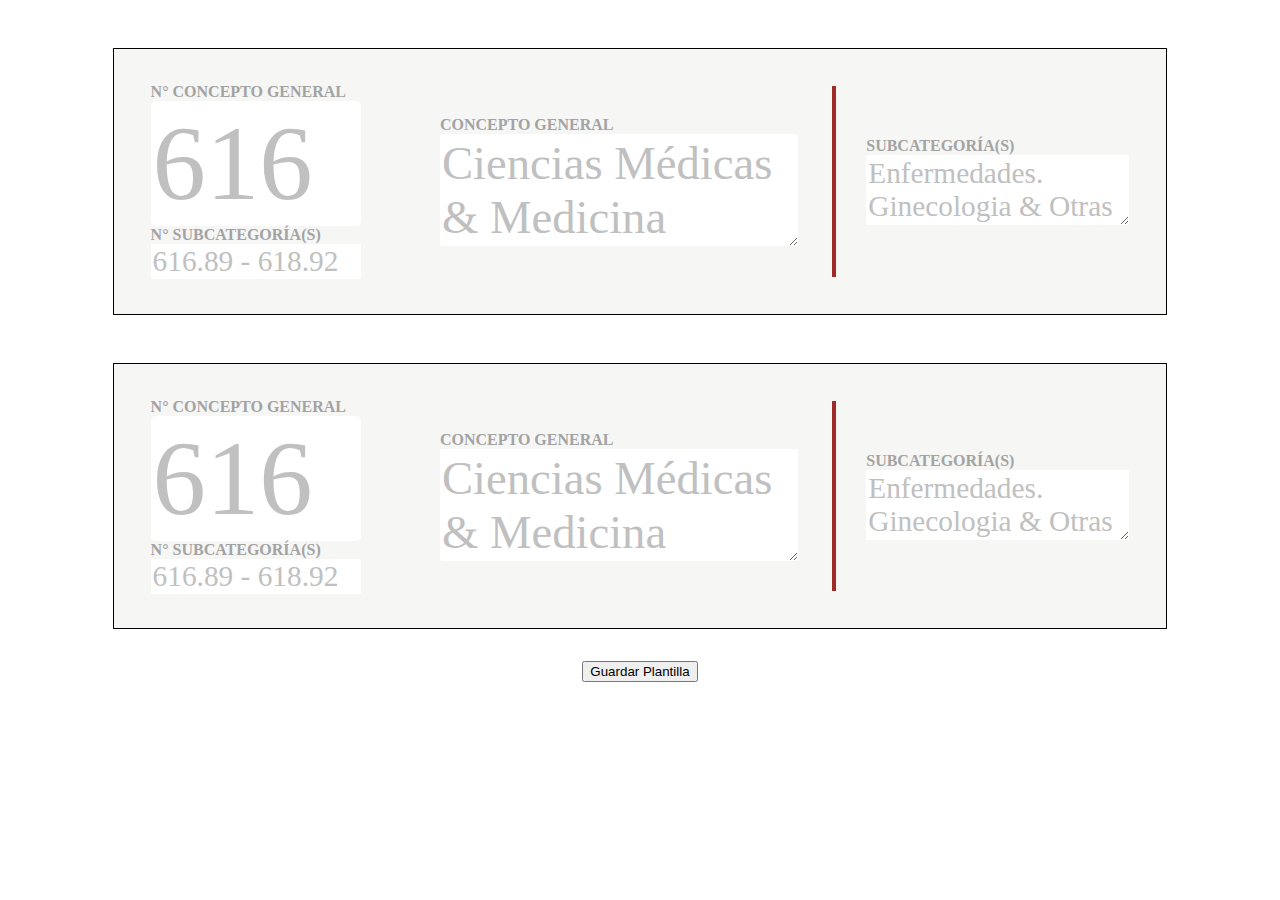
<file: senaleticaestanteria.html>
<!DOCTYPE html>
<html lang="en">
<head>
    <meta charset="UTF-8">
    <meta http-equiv="X-UA-Compatible" content="IE=edge">
    <meta name="viewport" content="width=device-width, initial-scale=1.0">
    <link rel="stylesheet" href="css/css.css">
    <title>Señalización estanterías Biblioteca PUCV</title>
    <style>
        @font-face {
            font-family: "Modernica";
            src: url("css/Modernica.otf");
            font-family: "ModernicaBold";
            src: url("css/ModernicaBold.otf");
        }
        </style>
</head>
<body>
    <div class="sistema">
        <div class="number">
            <div class="namesec">N° Concepto General</div>
            <input id="nconcept" type="text" role="textbox" placeholder="616" required>
            <div class="namesec">N° Subcategoría(s)</div>
            <input id="nsub" type="text" role="textbox" placeholder="616.89 - 618.92" required>
        </div>
        <div class="concept">
            <div class="namesec">Concepto General</div>
            <!-- <input id="conceptgen" type="text" role="textbox" placeholder="Ciencias Medicas & Medicina" required>-->
            <textarea id="conceptgen" class="input" role="textbox" contenteditable type="text" placeholder="Ciencias Médicas & Medicina"  required></textarea>
        </div>
        <div class="line">
        </div>
        <div class="sub">
            <div class="namesec">Subcategoría(s)</div>
            <!--<input id="subca" type="text" role="textbox" placeholder="Enfermedades. Geologia & otras especialidades medicas" required>-->
            <textarea id="subca" class="input" role="textbox" contenteditable type="text" placeholder="Enfermedades. Ginecologia & Otras especialidades médicas "  required></textarea>
        </div>
    </div>
    <div class="sistema">
        <div class="number">
            <div class="namesec">N° Concepto General</div>
            <input id="nconcept" type="text" role="textbox" placeholder="616" required>
            <div class="namesec">N° Subcategoría(s)</div>
            <input id="nsub" type="text" role="textbox" placeholder="616.89 - 618.92" required>
        </div>
        <div class="concept">
            <div class="namesec">Concepto General</div>
            <!-- <input id="conceptgen" type="text" role="textbox" placeholder="Ciencias Medicas & Medicina" required>-->
            <textarea id="conceptgen" class="input" role="textbox" contenteditable type="text" placeholder="Ciencias Médicas & Medicina"  required></textarea>
        </div>
        <div class="line">
        </div>
        <div class="sub">
            <div class="namesec">Subcategoría(s)</div>
            <!--<input id="subca" type="text" role="textbox" placeholder="Enfermedades. Geologia & otras especialidades medicas" required>-->
            <textarea id="subca" class="input" role="textbox" contenteditable type="text" placeholder="Enfermedades. Ginecologia & Otras especialidades médicas "  required></textarea>
        </div>
    </div>
    <div id="save">
        <input type='button' id='printBtn' onClick='window.print();' value='Guardar Plantilla'>
    </div>
</body>
</html>
</file>
<file: css/style.css>
body{
    font-family: 'Modernica', serif;
    width: 90%;
    max-width: 890px;
    margin: 1em auto;
    background-color: #F8F8F7; 
    background-size: 60%;
    line-height: 190%;
}

title{
    color:#bc2724 ;
}

img {
    display: block;
    margin: 0 auto;
    max-width: 100%;
    width: 100%;
}

h1{
    color:#bc2724 ;
    font-size: 1.8em;
}

p{
    color: #1F2624;
    font-size: 1.35em;
    font-weight: lighter;
}

footer{
    color: #1F2624;
    font-size: 1.3em;
    font-weight: lighter;
}

h2{
    color:#bc2724 ;
    font-size: 1.7em;
    font-weight: bolder;
}


h3{
    color: #bc2724 ;
    font-size: 1.5em;
    font-weight: bold;
}

h4{
    color:#1F2624;
    font-size: 1.5em;
    font-weight: normal;
}

li{
    color:#1F2624;
    list-style: none;
    }

    
.idc-box{
    background:#F8F8F7 none repeat scroll 0 0;
    border: 1px solid #F8F8F7;
    display: table;
    font-size: 1.2em;
    margin-bottom: 1em;
    line-height: 18px;
    width: auto;
}

.idc-box .idc-titulo{
    font-size: 1.2em;
    text-align: left;
}

.idc-box li, .idc-box ul, .idc-box ul li{
    padding: 5px;
    list-style: outside none none !important;
}

.isologo-completoazul{
    width: 60%;
}

.isologo-completorojo{
    width: 60%;
}

.esqueleto-isotipo{
    width: 80%;
}

.isotipo-medidas{
    width: 35%;
}

.logo-entero-medidas{
    width: 70%;
}

.logotipo-pucv{
    width: 100%;
}

.logotipo-pucvgrilla{
    width: 100%;
}

.tipografía-modernica{
    width: 70%;
}

.color-noadmitido{
    width: 80%;
}

.colores-biblioteca{
    width: 90%;
}

.logotipo-norojo{
    width: 80%;
}

.logotipo-noazul{
    width: 80%;
}

.isologo-azul{
    width: 80%;
}

.isologo-rojo{
    width: 80%;
}
.modelo-atomico{
    width: 100%;
}

.atomo-biblioteca{
    width: 35px;
    float: left;
    margin-right: 9px;
}

.molecula-biblioteca{
    width: 35px;
    float: left;
    margin-right: 9px;
}

.organismo-biblioteca{
    width: 35px;
    float: left;
    margin-right: 9px;
}

.integración-biblioteca{
    width: 35px;
    float: left;
    margin-right: 9px;
}

.apertura-biblioteca{
    width: 35px;
    float: left;
    margin-right: 9px;
}

.versatilidad-biblioteca{
    width: 35px;
    float: left;
    margin-right: 9px;
}

.funcionalidad-biblioteca{
    width: 35px;
    float: left;
    margin-right: 9px;
}
</file>
<file: css/css.css>
body{
    max-width: 27.9cm;
    margin: 0 auto;
}
.sistema{
    margin-top: 3em;
    border: 1px solid black;
    background-color:#f6f6f5 !important;
    max-width: 27.9cm;
    height: 7cm;
    display: grid;
    grid-template-columns: 3.5% 20% 7.5% 34% 6.5% 25% 3.5%;
}
.number{
    grid-column: 2/3;
    display: flex;
    flex-direction: column;
    justify-content: center;
}
#nconcept{
    font-family: "modernica";
    font-weight: 500;
    font-size: 80pt;
    border: none;
    color: #9f2b29;
    border-radius: .1ex;
}
#nconcept:focus::placeholder{
    color: transparent;
}
#nconcept::placeholder{
    color:rgb(192, 192, 192);
    transition: color 0.3s ease;
}
#nconcept:valid{
    background-color:#f6f6f5;
}
#nsub{
    font-family: "modernica";
    font-size: 22pt;
    border: none;
    color: #9f2b29;
    border-radius: .1ex;
}
#nsub:focus::placeholder{
    color: transparent;
}
#nsub::placeholder{
    color:rgb(192, 192, 192);
    transition: color 0.3s ease;
}
#nsub:valid{
    background-color:#f6f6f5;
}
.concept{
    grid-column: 4/5;
    display: flex;
    flex-direction: column;
    justify-content: center;
}
#conceptgen{
    font-family: "modernica";
    font-weight: 500;
    font-size: 35pt;
    border: none;
    color: #9f2b29;
    border-radius: .1ex;
    resize: vertical;
}
#conceptgen:focus::placeholder{
    color: transparent;
}
#conceptgen::placeholder{
    color:rgb(192, 192, 192);
    transition: color 0.3s ease;
}
#conceptgen:valid{
    background-color:#f6f6f5;
}
.line{
    grid-column: 5/6;
    width: 50%;
    height: 72%;
    margin: auto 0;
    border-right: 0.3em solid #9f2b29;;
}
.sub{
    grid-column: 6/7;
    display: flex;
    flex-direction: column;
    justify-content: center;
}
#subca{
    font-family: "modernica";
    font-size: 22pt;
    border: none;
    color: #9f2b29;
    border-radius: .1ex;
    resize: vertical;
}
#subca:focus::placeholder{
    color: transparent;
}
#subca::placeholder{
    color:rgb(192, 192, 192);
    transition: color 0.3s ease;
}
#subca:valid{
    background-color:#f6f6f5;
}
#save{
    margin: 2rem 0 2rem 0;
    display: flex;
    justify-content: center;
}
.namesec{
    display: inline;
    font-family: "modernica";
    font-weight: 800;
    text-transform: uppercase;
    color: rgb(163, 163, 163);
}

@media print {
    @page {
        margin: 0;
        size: letter;
        size: landscape;
    }
    #conceptgen{
        resize: none;
    }
    #subca{
        resize: none;
    }
    #save{
        display: none;
    }
    .namesec{
        display: none;
    }
    .sistema{
        border: 0;
        border-top: 1px dashed;
        border-bottom: 1px dashed;
    }
}
</file>
